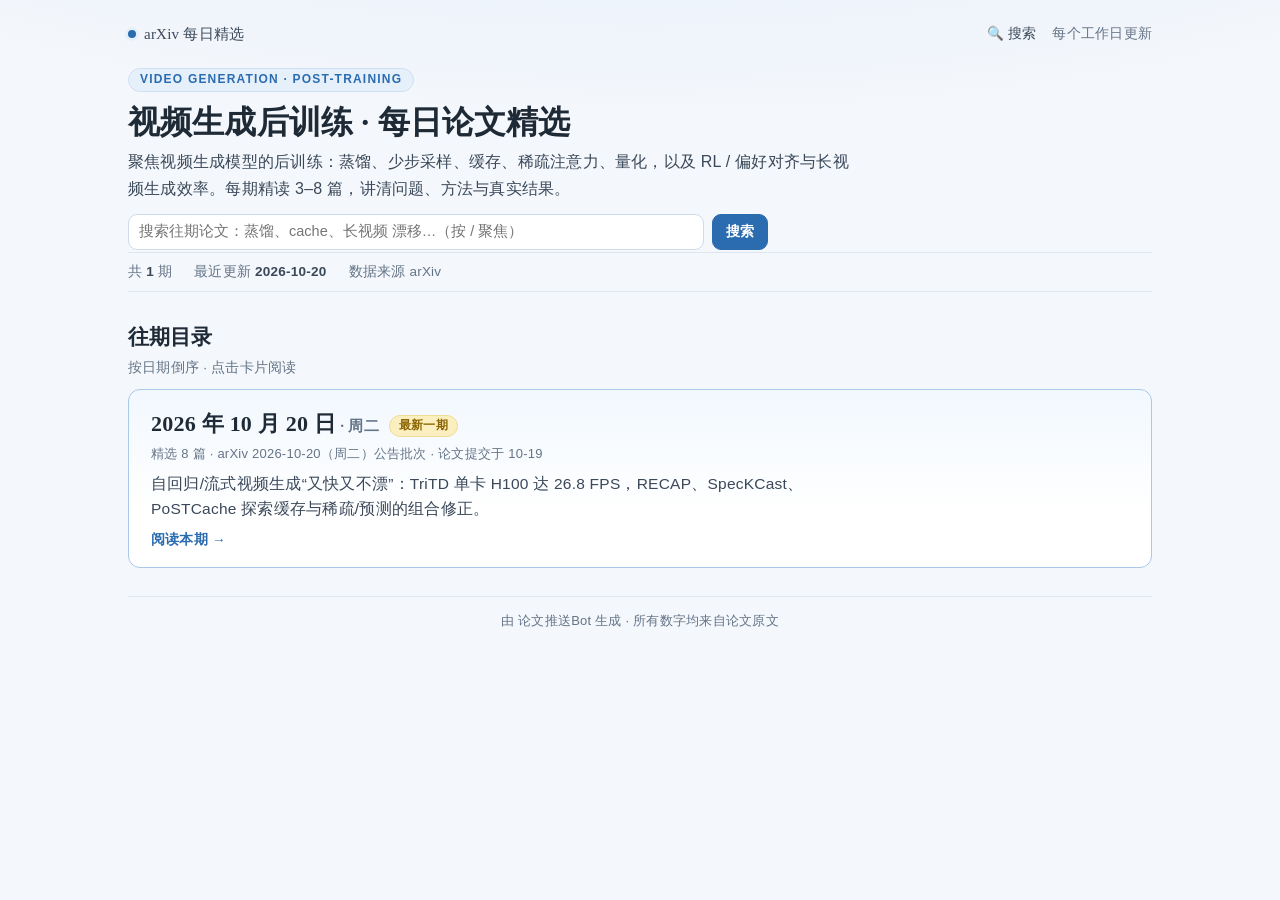
<file: index.html>
<!DOCTYPE html>
<html lang="zh-CN"><head><meta charset="utf-8"><meta name="viewport" content="width=device-width, initial-scale=1"><title>视频生成后训练 · arXiv 每日精选 · 往期目录</title><style>
/* 共享样式：Claude 风格（温和、克制、阅读感）+ 淡蓝色调；紧凑布局。由 scripts/*.py 内联进页面。 */
:root{
  --bg:#f4f7fb; --paper:#fbfcfe; --card:#ffffff;
  --ink:#1f2a37; --ink2:#3a4859; --muted:#647487; --faint:#94a3b4;
  --line:#dde5ef; --line2:#e9eff6;
  --blue:#2b6cb0; --blue-d:#1e4f86; --blue-l:#e6f0fb; --blue-ll:#f2f7fd;
  --mark-y:#fcefbf; --mark-b:#d8e8fa;
  --serif:"Tiempos Headline","Tiempos","Source Serif 4","Source Serif Pro",Georgia,"Noto Serif SC","Noto Serif CJK SC","Songti SC","STSong","SimSun",serif;
  --sans:-apple-system,BlinkMacSystemFont,"Segoe UI","PingFang SC","Hiragino Sans GB","Noto Sans SC","Noto Sans CJK SC","Microsoft YaHei","Helvetica Neue",Arial,sans-serif;
  --mono:"SF Mono","JetBrains Mono",Menlo,Consolas,"Noto Sans Mono CJK SC",monospace;
  --measure:46em;            /* 正文最大行宽，约 46 个汉字 */
}
*{box-sizing:border-box}
html{scroll-behavior:smooth;-webkit-text-size-adjust:100%}
body{margin:0;background:var(--bg);color:var(--ink);font-family:var(--sans);font-size:15.5px;line-height:1.65;letter-spacing:.015em;
  text-autospace:normal;text-spacing-trim:space-first;font-kerning:normal;min-height:100vh;
  background-image:radial-gradient(1400px 420px at 50% -180px,#e2edfb 0,rgba(226,237,251,0) 70%)}
p{margin:0 0 .55em} p:last-child{margin-bottom:0}
a{color:var(--blue);text-decoration:none;border-bottom:1px solid rgba(43,108,176,.25)}
a:hover{color:var(--blue-d);border-bottom-color:var(--blue-d)}
.wrap{max-width:1080px;margin:0 auto;padding:22px 28px 40px}
.topbar{display:flex;justify-content:space-between;align-items:center;font-size:13.5px;color:var(--muted);margin-bottom:18px}
.topbar a{border:none;color:var(--ink2)} .topbar a:hover{color:var(--blue)}
.brand{display:flex;align-items:center;gap:8px;font-family:var(--serif);font-size:15px;color:var(--ink2)}
.brand .dot{width:8px;height:8px;border-radius:50%;background:var(--blue);box-shadow:0 0 0 3px var(--blue-l)}
.eyebrow{display:inline-block;font-size:12px;font-weight:600;letter-spacing:.1em;text-transform:uppercase;color:var(--blue);background:var(--blue-l);border:1px solid #cfe0f4;border-radius:999px;padding:1px 11px}
h1,h2,h3,h4{font-family:var(--serif);font-weight:600;color:var(--ink);letter-spacing:.005em}
h1.title{font-size:32px;line-height:1.3;margin:10px 0 6px}
.lede{font-size:16px;color:var(--ink2);margin:0 0 12px;max-width:var(--measure)}
.facts{display:flex;flex-wrap:wrap;gap:4px 22px;font-size:13.5px;color:var(--muted);padding:8px 0;border-top:1px solid var(--line);border-bottom:1px solid var(--line)}
.facts b{color:var(--ink2);font-weight:600}
b,strong{font-weight:650;color:var(--ink)}
mark{background:linear-gradient(transparent 40%,var(--mark-y) 40%,var(--mark-y) 92%,transparent 92%);color:inherit;padding:0 .1em;border-radius:2px}
mark.blue{background:linear-gradient(transparent 40%,var(--mark-b) 40%,var(--mark-b) 92%,transparent 92%)}
code{font-family:var(--mono);font-size:.86em;letter-spacing:0;background:var(--blue-ll);border:1px solid var(--line2);border-radius:4px;padding:0 5px;color:var(--blue-d);white-space:normal;word-break:break-word}
.section-h{font-size:21px;margin:28px 0 2px}
.section-sub{color:var(--muted);font-size:13.5px;margin:0 0 10px}
/* 今日看点：两栏段落 */
.overview{background:var(--paper);border:1px solid var(--line);border-radius:12px;padding:14px 20px 16px;margin-top:16px}
.overview h2{font-size:18px;margin:0 0 6px}
.ov-cols{display:grid;grid-template-columns:1fr 1fr;gap:6px 28px}
.ov-cols p{margin:0}
/* 本期目录：两列网格 */
.toc{margin-top:12px;border:1px solid var(--line);border-radius:12px;background:var(--card);overflow:hidden}
.toc .toc-h{font-size:12px;letter-spacing:.1em;text-transform:uppercase;color:var(--muted);padding:7px 16px;border-bottom:1px solid var(--line2);background:var(--blue-ll)}
.toc ol{list-style:none;margin:0;padding:4px 6px;display:grid;grid-template-columns:1fr 1fr;column-gap:8px}
.toc li a{display:flex;gap:10px;align-items:baseline;padding:5px 10px;border:none;border-radius:8px;color:var(--ink)}
.toc li a:hover{background:var(--blue-ll)}
.toc .n{font-family:var(--serif);color:var(--blue);min-width:20px}
.toc .t{flex:1;font-weight:600}
.toc .k{font-size:12.5px;color:var(--muted);white-space:nowrap}
/* 论文卡片：主栏（问题/方法）+ 侧栏（设置/结果/为什么/链接） */
.paper{background:var(--card);border:1px solid var(--line);border-radius:14px;padding:18px 22px 18px;margin-top:14px;scroll-margin-top:12px}
.paper-top{display:flex;justify-content:space-between;align-items:center;gap:12px;font-size:13px;color:var(--muted)}
.paper-no{font-family:var(--serif);font-size:14px;color:var(--blue)}
.stars{color:#d9a21b;letter-spacing:1px;font-size:14px;white-space:nowrap} .stars .off{color:#dfe5ec} .stars .sc{color:var(--muted);letter-spacing:0;margin-left:4px}
.paper h3.en{font-size:21px;line-height:1.35;margin:4px 0 2px}
.paper .zh{font-size:15px;color:var(--ink2);margin:0 0 6px}
.meta{display:flex;flex-wrap:wrap;align-items:center;gap:4px 16px;font-size:13px;color:var(--muted);margin-bottom:4px}
.chips{display:flex;flex-wrap:wrap;gap:5px;margin:6px 0 2px}
.chip{font-size:12.5px;line-height:1.6;color:var(--blue-d);background:var(--blue-l);border:1px solid #d3e3f5;border-radius:999px;padding:0 10px}
.paper-body{display:grid;grid-template-columns:minmax(0,1fr) 320px;gap:22px;margin-top:10px;padding-top:10px;border-top:1px solid var(--line2)}
.main{max-width:var(--measure)}
.side{display:flex;flex-direction:column;gap:10px;font-size:14.5px;line-height:1.62}
.blk{margin-top:12px} .main .blk:first-child,.side .blk{margin-top:0}
.blk-h{display:flex;align-items:center;gap:8px;font-family:var(--serif);font-weight:600;font-size:15.5px;color:var(--ink);margin-bottom:3px}
.blk-h:before{content:"";width:3px;height:14px;border-radius:2px;background:var(--blue)}
.comp{list-style:none;padding:0;margin:6px 0 0;counter-reset:c}
.comp li{position:relative;padding:7px 12px 8px 38px;margin:6px 0;background:var(--blue-ll);border:1px solid var(--line2);border-radius:10px;counter-increment:c}
.comp li:before{content:counter(c);position:absolute;left:11px;top:9px;width:19px;height:19px;border-radius:50%;background:#fff;border:1px solid #c7dbf2;color:var(--blue);font-family:var(--serif);font-size:12px;line-height:17px;text-align:center}
.comp .cn{display:block;font-weight:650;color:var(--blue-d);margin-bottom:1px}
.side-h{font-size:12px;letter-spacing:.08em;color:var(--muted);font-weight:600;margin-bottom:2px}
.setup{color:var(--ink2);padding:8px 12px;border-left:3px solid #b8d2ee;background:#fafcff;border-radius:0 8px 8px 0}
.results{background:#fffcf2;border:1px solid #f0e4bb;border-radius:10px;padding:8px 12px}
.actions{display:flex;flex-wrap:wrap;gap:8px;margin-top:2px}
.btn{display:inline-flex;align-items:center;gap:6px;font-size:13.5px;font-weight:600;padding:4px 13px;border-radius:9px;border:1px solid var(--blue);background:var(--blue);color:#fff}
.btn:hover{background:var(--blue-d);border-color:var(--blue-d);color:#fff}
.btn.ghost{background:#fff;color:var(--blue);border-color:#bcd4ef}
.btn.ghost:hover{background:var(--blue-ll);color:var(--blue-d)}
.others{margin:4px 0 0;padding:0;list-style:none;display:grid;grid-template-columns:1fr 1fr 1fr;gap:10px}
.others li{padding:10px 14px;border:1px solid var(--line);border-radius:10px;background:var(--card);font-size:14.5px}
.others li a{font-weight:600}
.others .d{display:block;color:var(--ink2);font-size:14px;margin-top:3px}
footer{margin-top:28px;padding-top:12px;border-top:1px solid var(--line);font-size:13px;color:var(--muted);text-align:center;line-height:1.8}
/* 目录页 */
.issues{margin-top:6px;display:grid;grid-template-columns:1fr 1fr;gap:12px}
.issue{display:block;border:1px solid var(--line);background:var(--card);border-radius:12px;padding:14px 18px;color:var(--ink);transition:border-color .15s,background .15s}
.issue:hover{border-color:#b9d2ee;background:#fdfeff;color:var(--ink)}
.issue .d{font-family:var(--serif);font-weight:600;font-size:18px;color:var(--ink)}
.issue .m{font-size:13px;color:var(--muted);margin-top:1px}
.issue p{margin:6px 0 4px;color:var(--ink2);max-width:var(--measure)}
.issue .go{font-size:13.5px;font-weight:600;color:var(--blue)}
.issue.latest{grid-column:1/-1;border-color:#a9c8ea;background:linear-gradient(180deg,#f2f8fe,#fff 70%);padding:16px 22px}
.issue.latest .d{font-size:22px}
.badge{display:inline-block;vertical-align:middle;margin-left:10px;font-family:var(--sans);font-size:12px;font-weight:600;color:#8a6400;background:var(--mark-y);border:1px solid #f0dc95;border-radius:999px;padding:0 9px}
@media (max-width:900px){
  .paper-body{grid-template-columns:1fr;gap:12px}
  .others{grid-template-columns:1fr}
}
@media (max-width:640px){
  body{font-size:15.5px}
  .wrap{padding:16px 14px 36px}
  .topbar{margin-bottom:12px}
  h1.title{font-size:25px}
  .lede{font-size:15.5px}
  .ov-cols,.toc ol,.issues{grid-template-columns:1fr}
  .paper{padding:16px 14px;border-radius:12px}
  .paper h3.en{font-size:18.5px}
  .overview{padding:12px 14px}
  .comp li{padding:7px 10px 8px 36px}
  .toc .k{display:none}
  .issue,.issue.latest{padding:14px}
  .issue.latest .d{font-size:20px}
}
/* 顶部链接与搜索入口 */
.toplinks{display:flex;gap:16px}
.qs{display:flex;gap:8px;margin:12px 0 2px;max-width:640px}
.qs input{flex:1}
input[type=search],input[type=date],select{font:inherit;font-size:14.5px;color:var(--ink);background:#fff;border:1px solid #cddbeb;border-radius:9px;padding:5px 10px;outline:none}
input[type=search]:focus,input[type=date]:focus,select:focus{border-color:var(--blue);box-shadow:0 0 0 3px var(--blue-l)}
.sbox{position:relative;margin:10px 0 8px}
.sbox input{width:100%;font-size:16.5px;padding:10px 44px 10px 14px;border-radius:12px}
kbd{font-family:var(--mono);font-size:12px;color:var(--muted);border:1px solid var(--line);border-bottom-width:2px;border-radius:5px;padding:0 6px;background:#fff}
.sbox kbd{position:absolute;right:12px;top:50%;transform:translateY(-50%)}
.filters{border:1px solid var(--line);background:var(--paper);border-radius:12px;padding:8px 14px;display:flex;flex-direction:column;gap:6px;font-size:14px}
.frow{display:flex;flex-wrap:wrap;align-items:center;gap:6px}
.fl{font-size:12.5px;font-weight:600;color:var(--muted);letter-spacing:.06em;min-width:34px}
.muted{color:var(--muted)}
.chk{display:inline-flex;align-items:center;gap:4px;margin-left:14px;color:var(--ink2)}
.tagbtn{cursor:pointer;font:inherit;font-size:12.5px}
.tagbtn .cnt{color:var(--faint);font-size:11.5px}
.tagbtn.on{background:var(--blue);color:#fff;border-color:var(--blue)} .tagbtn.on .cnt{color:#d6e6fa}
.btn.sm{font-size:13px;padding:3px 11px}
button.btn{cursor:pointer;font-family:inherit}
.stat{font-size:13.5px;color:var(--muted);margin:12px 0 2px}
.exp{font-size:13px;color:var(--muted);margin-bottom:4px}
.hit{background:var(--card);border:1px solid var(--line);border-radius:12px;padding:12px 18px;margin-top:10px}
.hit.brief{background:var(--paper)}
.hit-top{display:flex;align-items:center;gap:10px;font-size:13px;color:var(--muted)}
.hit-top .stars{margin-left:auto}
.hit h3{font-size:18px;margin:2px 0 0;line-height:1.4}
.hit h3 a{border:none;color:var(--ink)} .hit h3 a:hover{color:var(--blue)}
.hit-en{font-family:var(--sans);font-weight:400;font-size:14.5px;color:var(--ink2)}
.hit-zh{font-size:14.5px;color:var(--ink2)}
.hit-meta{font-size:13px;color:var(--muted)}
.snip{font-size:14.5px;color:var(--ink2);margin:6px 0 0;max-width:var(--measure)}
.sf{display:inline-block;font-size:12px;font-weight:600;color:var(--blue);background:var(--blue-l);border-radius:5px;padding:0 6px;margin-right:6px}
.hit .actions{margin-top:8px}
.empty{padding:30px;text-align:center;color:var(--muted);border:1px dashed var(--line);border-radius:12px;margin-top:10px}
.others .ol{display:block;font-size:13px;margin-top:3px}
@media (max-width:640px){ .toplinks{gap:10px;font-size:13px} .chk{margin-left:0} .fl[style]{margin-left:0!important} }

</style></head><body>
<div class="wrap">
<div class="topbar"><span class="brand"><span class="dot"></span>arXiv 每日精选</span><span class="toplinks"><a href="search.html">🔍 搜索</a><span>每个工作日更新</span></span></div>
<span class="eyebrow">Video Generation · Post-Training</span>
<h1 class="title">视频生成后训练 · 每日论文精选</h1>
<p class="lede">聚焦视频生成模型的后训练：蒸馏、少步采样、缓存、稀疏注意力、量化，以及 RL / 偏好对齐与长视频生成效率。每期精读 3–8 篇，讲清问题、方法与真实结果。</p>
<form class="qs" action="search.html" method="get"><input type="search" name="q" placeholder="搜索往期论文：蒸馏、cache、长视频 漂移…（按 / 聚焦）" aria-label="搜索往期论文"><button class="btn" type="submit">搜索</button></form>
<div class="facts"><span>共 <b>1</b> 期</span><span>最近更新 <b>2026-10-20</b></span><span>数据来源 arXiv</span></div>
<h2 class="section-h">往期目录</h2><p class="section-sub">按日期倒序 · 点击卡片阅读</p><div class="issues">
<a class="issue latest" href="digests/2026-10-20.html"><div class="d">2026 年 10 月 20 日<span style="font-size:.7em;color:var(--muted)"> · 周二</span><span class=badge>最新一期</span></div><div class="m">精选 8 篇 · arXiv 2026-10-20（周二）公告批次 · 论文提交于 10-19</div><p>自回归/流式视频生成“又快又不漂”：TriTD 单卡 H100 达 26.8 FPS，RECAP、SpecKCast、PoSTCache 探索缓存与稀疏/预测的组合修正。</p><span class="go">阅读本期 →</span></a>
</div><script>document.addEventListener("keydown",e=>{const i=document.querySelector(".qs input");if(e.key==="/"&&document.activeElement!==i){e.preventDefault();i.focus();}});</script><footer>由 论文推送Bot 生成 · 所有数字均来自论文原文</footer></div></body></html>
</file>
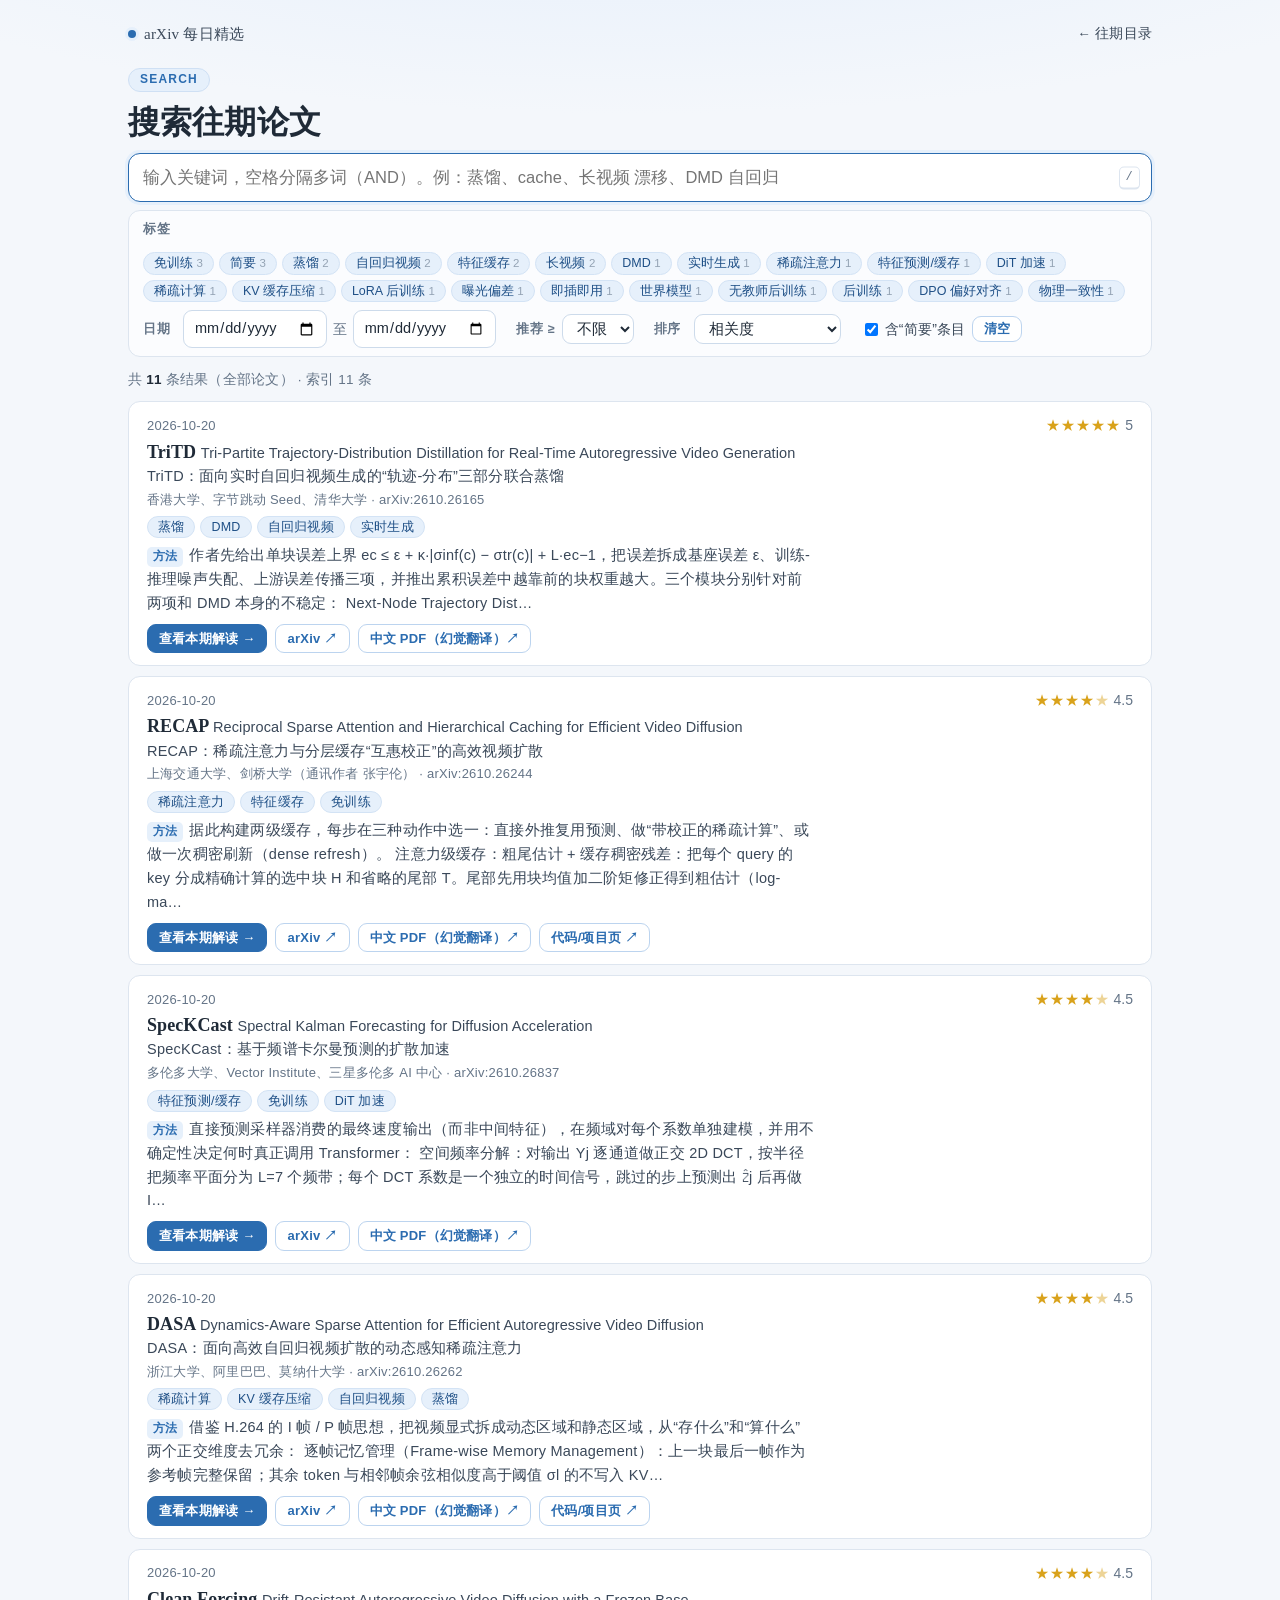
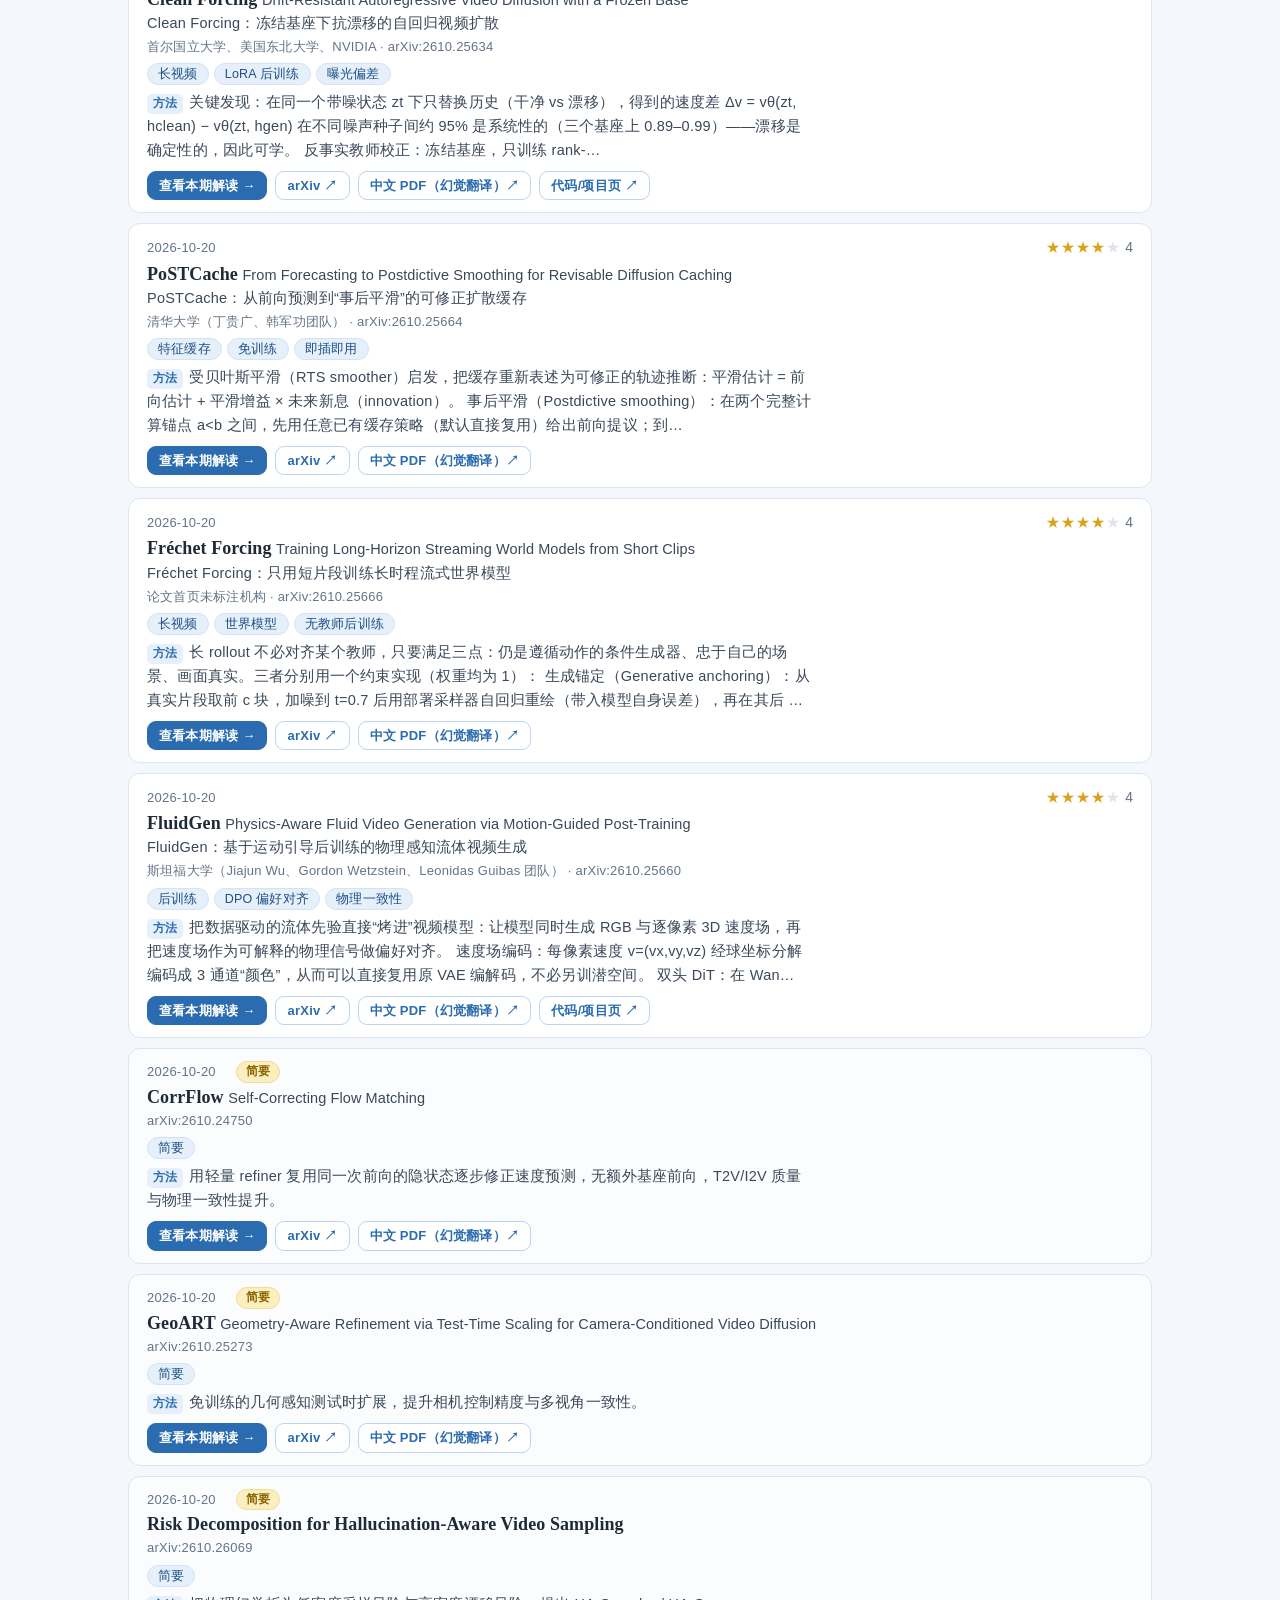
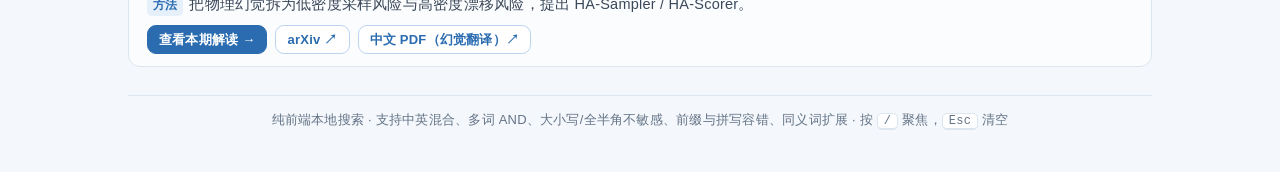
<file: search.html>
<!DOCTYPE html>
<html lang="zh-CN"><head><meta charset="utf-8"><meta name="viewport" content="width=device-width, initial-scale=1"><title>搜索往期论文 · 视频生成后训练 arXiv 每日精选</title><style>
/* 共享样式：Claude 风格（温和、克制、阅读感）+ 淡蓝色调；紧凑布局。由 scripts/*.py 内联进页面。 */
:root{
  --bg:#f4f7fb; --paper:#fbfcfe; --card:#ffffff;
  --ink:#1f2a37; --ink2:#3a4859; --muted:#647487; --faint:#94a3b4;
  --line:#dde5ef; --line2:#e9eff6;
  --blue:#2b6cb0; --blue-d:#1e4f86; --blue-l:#e6f0fb; --blue-ll:#f2f7fd;
  --mark-y:#fcefbf; --mark-b:#d8e8fa;
  --serif:"Tiempos Headline","Tiempos","Source Serif 4","Source Serif Pro",Georgia,"Noto Serif SC","Noto Serif CJK SC","Songti SC","STSong","SimSun",serif;
  --sans:-apple-system,BlinkMacSystemFont,"Segoe UI","PingFang SC","Hiragino Sans GB","Noto Sans SC","Noto Sans CJK SC","Microsoft YaHei","Helvetica Neue",Arial,sans-serif;
  --mono:"SF Mono","JetBrains Mono",Menlo,Consolas,"Noto Sans Mono CJK SC",monospace;
  --measure:46em;            /* 正文最大行宽，约 46 个汉字 */
}
*{box-sizing:border-box}
html{scroll-behavior:smooth;-webkit-text-size-adjust:100%}
body{margin:0;background:var(--bg);color:var(--ink);font-family:var(--sans);font-size:15.5px;line-height:1.65;letter-spacing:.015em;
  text-autospace:normal;text-spacing-trim:space-first;font-kerning:normal;min-height:100vh;
  background-image:radial-gradient(1400px 420px at 50% -180px,#e2edfb 0,rgba(226,237,251,0) 70%)}
p{margin:0 0 .55em} p:last-child{margin-bottom:0}
a{color:var(--blue);text-decoration:none;border-bottom:1px solid rgba(43,108,176,.25)}
a:hover{color:var(--blue-d);border-bottom-color:var(--blue-d)}
.wrap{max-width:1080px;margin:0 auto;padding:22px 28px 40px}
.topbar{display:flex;justify-content:space-between;align-items:center;font-size:13.5px;color:var(--muted);margin-bottom:18px}
.topbar a{border:none;color:var(--ink2)} .topbar a:hover{color:var(--blue)}
.brand{display:flex;align-items:center;gap:8px;font-family:var(--serif);font-size:15px;color:var(--ink2)}
.brand .dot{width:8px;height:8px;border-radius:50%;background:var(--blue);box-shadow:0 0 0 3px var(--blue-l)}
.eyebrow{display:inline-block;font-size:12px;font-weight:600;letter-spacing:.1em;text-transform:uppercase;color:var(--blue);background:var(--blue-l);border:1px solid #cfe0f4;border-radius:999px;padding:1px 11px}
h1,h2,h3,h4{font-family:var(--serif);font-weight:600;color:var(--ink);letter-spacing:.005em}
h1.title{font-size:32px;line-height:1.3;margin:10px 0 6px}
.lede{font-size:16px;color:var(--ink2);margin:0 0 12px;max-width:var(--measure)}
.facts{display:flex;flex-wrap:wrap;gap:4px 22px;font-size:13.5px;color:var(--muted);padding:8px 0;border-top:1px solid var(--line);border-bottom:1px solid var(--line)}
.facts b{color:var(--ink2);font-weight:600}
b,strong{font-weight:650;color:var(--ink)}
mark{background:linear-gradient(transparent 40%,var(--mark-y) 40%,var(--mark-y) 92%,transparent 92%);color:inherit;padding:0 .1em;border-radius:2px}
mark.blue{background:linear-gradient(transparent 40%,var(--mark-b) 40%,var(--mark-b) 92%,transparent 92%)}
code{font-family:var(--mono);font-size:.86em;letter-spacing:0;background:var(--blue-ll);border:1px solid var(--line2);border-radius:4px;padding:0 5px;color:var(--blue-d);white-space:normal;word-break:break-word}
.section-h{font-size:21px;margin:28px 0 2px}
.section-sub{color:var(--muted);font-size:13.5px;margin:0 0 10px}
/* 今日看点：两栏段落 */
.overview{background:var(--paper);border:1px solid var(--line);border-radius:12px;padding:14px 20px 16px;margin-top:16px}
.overview h2{font-size:18px;margin:0 0 6px}
.ov-cols{display:grid;grid-template-columns:1fr 1fr;gap:6px 28px}
.ov-cols p{margin:0}
/* 本期目录：两列网格 */
.toc{margin-top:12px;border:1px solid var(--line);border-radius:12px;background:var(--card);overflow:hidden}
.toc .toc-h{font-size:12px;letter-spacing:.1em;text-transform:uppercase;color:var(--muted);padding:7px 16px;border-bottom:1px solid var(--line2);background:var(--blue-ll)}
.toc ol{list-style:none;margin:0;padding:4px 6px;display:grid;grid-template-columns:1fr 1fr;column-gap:8px}
.toc li a{display:flex;gap:10px;align-items:baseline;padding:5px 10px;border:none;border-radius:8px;color:var(--ink)}
.toc li a:hover{background:var(--blue-ll)}
.toc .n{font-family:var(--serif);color:var(--blue);min-width:20px}
.toc .t{flex:1;font-weight:600}
.toc .k{font-size:12.5px;color:var(--muted);white-space:nowrap}
/* 论文卡片：主栏（问题/方法）+ 侧栏（设置/结果/为什么/链接） */
.paper{background:var(--card);border:1px solid var(--line);border-radius:14px;padding:18px 22px 18px;margin-top:14px;scroll-margin-top:12px}
.paper-top{display:flex;justify-content:space-between;align-items:center;gap:12px;font-size:13px;color:var(--muted)}
.paper-no{font-family:var(--serif);font-size:14px;color:var(--blue)}
.stars{color:#d9a21b;letter-spacing:1px;font-size:14px;white-space:nowrap} .stars .off{color:#dfe5ec} .stars .sc{color:var(--muted);letter-spacing:0;margin-left:4px}
.paper h3.en{font-size:21px;line-height:1.35;margin:4px 0 2px}
.paper .zh{font-size:15px;color:var(--ink2);margin:0 0 6px}
.meta{display:flex;flex-wrap:wrap;align-items:center;gap:4px 16px;font-size:13px;color:var(--muted);margin-bottom:4px}
.chips{display:flex;flex-wrap:wrap;gap:5px;margin:6px 0 2px}
.chip{font-size:12.5px;line-height:1.6;color:var(--blue-d);background:var(--blue-l);border:1px solid #d3e3f5;border-radius:999px;padding:0 10px}
.paper-body{display:grid;grid-template-columns:minmax(0,1fr) 320px;gap:22px;margin-top:10px;padding-top:10px;border-top:1px solid var(--line2)}
.main{max-width:var(--measure)}
.side{display:flex;flex-direction:column;gap:10px;font-size:14.5px;line-height:1.62}
.blk{margin-top:12px} .main .blk:first-child,.side .blk{margin-top:0}
.blk-h{display:flex;align-items:center;gap:8px;font-family:var(--serif);font-weight:600;font-size:15.5px;color:var(--ink);margin-bottom:3px}
.blk-h:before{content:"";width:3px;height:14px;border-radius:2px;background:var(--blue)}
.comp{list-style:none;padding:0;margin:6px 0 0;counter-reset:c}
.comp li{position:relative;padding:7px 12px 8px 38px;margin:6px 0;background:var(--blue-ll);border:1px solid var(--line2);border-radius:10px;counter-increment:c}
.comp li:before{content:counter(c);position:absolute;left:11px;top:9px;width:19px;height:19px;border-radius:50%;background:#fff;border:1px solid #c7dbf2;color:var(--blue);font-family:var(--serif);font-size:12px;line-height:17px;text-align:center}
.comp .cn{display:block;font-weight:650;color:var(--blue-d);margin-bottom:1px}
.side-h{font-size:12px;letter-spacing:.08em;color:var(--muted);font-weight:600;margin-bottom:2px}
.setup{color:var(--ink2);padding:8px 12px;border-left:3px solid #b8d2ee;background:#fafcff;border-radius:0 8px 8px 0}
.results{background:#fffcf2;border:1px solid #f0e4bb;border-radius:10px;padding:8px 12px}
.actions{display:flex;flex-wrap:wrap;gap:8px;margin-top:2px}
.btn{display:inline-flex;align-items:center;gap:6px;font-size:13.5px;font-weight:600;padding:4px 13px;border-radius:9px;border:1px solid var(--blue);background:var(--blue);color:#fff}
.btn:hover{background:var(--blue-d);border-color:var(--blue-d);color:#fff}
.btn.ghost{background:#fff;color:var(--blue);border-color:#bcd4ef}
.btn.ghost:hover{background:var(--blue-ll);color:var(--blue-d)}
.others{margin:4px 0 0;padding:0;list-style:none;display:grid;grid-template-columns:1fr 1fr 1fr;gap:10px}
.others li{padding:10px 14px;border:1px solid var(--line);border-radius:10px;background:var(--card);font-size:14.5px}
.others li a{font-weight:600}
.others .d{display:block;color:var(--ink2);font-size:14px;margin-top:3px}
footer{margin-top:28px;padding-top:12px;border-top:1px solid var(--line);font-size:13px;color:var(--muted);text-align:center;line-height:1.8}
/* 目录页 */
.issues{margin-top:6px;display:grid;grid-template-columns:1fr 1fr;gap:12px}
.issue{display:block;border:1px solid var(--line);background:var(--card);border-radius:12px;padding:14px 18px;color:var(--ink);transition:border-color .15s,background .15s}
.issue:hover{border-color:#b9d2ee;background:#fdfeff;color:var(--ink)}
.issue .d{font-family:var(--serif);font-weight:600;font-size:18px;color:var(--ink)}
.issue .m{font-size:13px;color:var(--muted);margin-top:1px}
.issue p{margin:6px 0 4px;color:var(--ink2);max-width:var(--measure)}
.issue .go{font-size:13.5px;font-weight:600;color:var(--blue)}
.issue.latest{grid-column:1/-1;border-color:#a9c8ea;background:linear-gradient(180deg,#f2f8fe,#fff 70%);padding:16px 22px}
.issue.latest .d{font-size:22px}
.badge{display:inline-block;vertical-align:middle;margin-left:10px;font-family:var(--sans);font-size:12px;font-weight:600;color:#8a6400;background:var(--mark-y);border:1px solid #f0dc95;border-radius:999px;padding:0 9px}
@media (max-width:900px){
  .paper-body{grid-template-columns:1fr;gap:12px}
  .others{grid-template-columns:1fr}
}
@media (max-width:640px){
  body{font-size:15.5px}
  .wrap{padding:16px 14px 36px}
  .topbar{margin-bottom:12px}
  h1.title{font-size:25px}
  .lede{font-size:15.5px}
  .ov-cols,.toc ol,.issues{grid-template-columns:1fr}
  .paper{padding:16px 14px;border-radius:12px}
  .paper h3.en{font-size:18.5px}
  .overview{padding:12px 14px}
  .comp li{padding:7px 10px 8px 36px}
  .toc .k{display:none}
  .issue,.issue.latest{padding:14px}
  .issue.latest .d{font-size:20px}
}
/* 顶部链接与搜索入口 */
.toplinks{display:flex;gap:16px}
.qs{display:flex;gap:8px;margin:12px 0 2px;max-width:640px}
.qs input{flex:1}
input[type=search],input[type=date],select{font:inherit;font-size:14.5px;color:var(--ink);background:#fff;border:1px solid #cddbeb;border-radius:9px;padding:5px 10px;outline:none}
input[type=search]:focus,input[type=date]:focus,select:focus{border-color:var(--blue);box-shadow:0 0 0 3px var(--blue-l)}
.sbox{position:relative;margin:10px 0 8px}
.sbox input{width:100%;font-size:16.5px;padding:10px 44px 10px 14px;border-radius:12px}
kbd{font-family:var(--mono);font-size:12px;color:var(--muted);border:1px solid var(--line);border-bottom-width:2px;border-radius:5px;padding:0 6px;background:#fff}
.sbox kbd{position:absolute;right:12px;top:50%;transform:translateY(-50%)}
.filters{border:1px solid var(--line);background:var(--paper);border-radius:12px;padding:8px 14px;display:flex;flex-direction:column;gap:6px;font-size:14px}
.frow{display:flex;flex-wrap:wrap;align-items:center;gap:6px}
.fl{font-size:12.5px;font-weight:600;color:var(--muted);letter-spacing:.06em;min-width:34px}
.muted{color:var(--muted)}
.chk{display:inline-flex;align-items:center;gap:4px;margin-left:14px;color:var(--ink2)}
.tagbtn{cursor:pointer;font:inherit;font-size:12.5px}
.tagbtn .cnt{color:var(--faint);font-size:11.5px}
.tagbtn.on{background:var(--blue);color:#fff;border-color:var(--blue)} .tagbtn.on .cnt{color:#d6e6fa}
.btn.sm{font-size:13px;padding:3px 11px}
button.btn{cursor:pointer;font-family:inherit}
.stat{font-size:13.5px;color:var(--muted);margin:12px 0 2px}
.exp{font-size:13px;color:var(--muted);margin-bottom:4px}
.hit{background:var(--card);border:1px solid var(--line);border-radius:12px;padding:12px 18px;margin-top:10px}
.hit.brief{background:var(--paper)}
.hit-top{display:flex;align-items:center;gap:10px;font-size:13px;color:var(--muted)}
.hit-top .stars{margin-left:auto}
.hit h3{font-size:18px;margin:2px 0 0;line-height:1.4}
.hit h3 a{border:none;color:var(--ink)} .hit h3 a:hover{color:var(--blue)}
.hit-en{font-family:var(--sans);font-weight:400;font-size:14.5px;color:var(--ink2)}
.hit-zh{font-size:14.5px;color:var(--ink2)}
.hit-meta{font-size:13px;color:var(--muted)}
.snip{font-size:14.5px;color:var(--ink2);margin:6px 0 0;max-width:var(--measure)}
.sf{display:inline-block;font-size:12px;font-weight:600;color:var(--blue);background:var(--blue-l);border-radius:5px;padding:0 6px;margin-right:6px}
.hit .actions{margin-top:8px}
.empty{padding:30px;text-align:center;color:var(--muted);border:1px dashed var(--line);border-radius:12px;margin-top:10px}
.others .ol{display:block;font-size:13px;margin-top:3px}
@media (max-width:640px){ .toplinks{gap:10px;font-size:13px} .chk{margin-left:0} .fl[style]{margin-left:0!important} }

</style></head><body><div class="wrap">
<div class="topbar"><span class="brand"><span class="dot"></span>arXiv 每日精选</span><span class="toplinks"><a href="index.html">← 往期目录</a></span></div>
<span class="eyebrow">Search</span>
<h1 class="title">搜索往期论文</h1>
<div class="sbox">
  <input id="q" type="search" autocomplete="off" spellcheck="false" placeholder="输入关键词，空格分隔多词（AND）。例：蒸馏、cache、长视频 漂移、DMD 自回归" aria-label="搜索">
  <kbd>/</kbd>
</div>
<div class="filters">
  <div class="frow"><span class="fl">标签</span><div id="tags" class="chips"></div></div>
  <div class="frow">
    <span class="fl">日期</span><input id="from" type="date"> <span class="muted">至</span> <input id="to" type="date">
    <span class="fl" style="margin-left:14px">推荐 ≥</span>
    <select id="minstars"><option value="0">不限</option><option value="3">3</option><option value="4">4</option><option value="4.5">4.5</option><option value="5">5</option></select>
    <span class="fl" style="margin-left:14px">排序</span>
    <select id="sort"><option value="rel">相关度</option><option value="date">日期（新→旧）</option><option value="stars">推荐指数</option></select>
    <label class="chk"><input id="brief" type="checkbox" checked> 含“简要”条目</label>
    <button id="reset" class="btn ghost sm" type="button">清空</button>
  </div>
</div>
<div id="stat" class="stat"></div>
<div id="exp" class="exp"></div>
<div id="res"></div>
<footer>纯前端本地搜索 · 支持中英混合、多词 AND、大小写/全半角不敏感、前缀与拼写容错、同义词扩展 · 按 <kbd>/</kbd> 聚焦，<kbd>Esc</kbd> 清空</footer>
</div>
<script type="application/json" id="idx">[{"id":"2610.26165","short":"TriTD","title":"TriTD: Tri-Partite Trajectory-Distribution Distillation for Real-Time Autoregressive Video Generation","zh":"TriTD：面向实时自回归视频生成的“轨迹-分布”三部分联合蒸馏","aff":"香港大学、字节跳动 Seed、清华大学","tags":["蒸馏","DMD","自回归视频","实时生成"],"date":"2026-10-20","stars":5,"problem":"自回归（AR）视频扩散按块（chunk）生成、用 KV Cache 承接历史，但 Self-Forcing 一类蒸馏方案存在两处“训练-推理不一致”：训练时每块的退出时间步随机采样，推理时却总走完整链；而且每块去噪后还要额外跑一次前向（t=0）来刷新干净的 KV Cache，4 步生成实际要 5 次 NFE。","method":"作者先给出单块误差上界 ec ≤ ε + κ·|σinf(c) − σtr(c)| + L·ec−1，把误差拆成基座误差 ε、训练-推理噪声失配、上游误差传播三项，并推出累积误差中越靠前的块权重越大。三个模块分别针对前两项和 DMD 本身的不稳定： Next-Node Trajectory Distillation（NTD）：ODE 初始化阶段不再让学生直接回归教师轨迹终点 x₀（L2），而是回归教师 ODE 轨迹上的下一个节点 xti+1，并改用对离群点更鲁棒的 L1。论文证明（Lemma 2）其回归误差下界严格更低，从而压低 ε。 Chunk-Graded Noising（CGN）：两条约束：Clean Start（第一块训练时噪声恒为 0，与推理一致）和 Sorted Noise（后续各块的起始/退出时间步单调不减，模拟推理时误差沿块累积）。模型因此学会直接用“带噪”的上下文，推理时可彻底跳过每块结束后的 KV Cache 重算，4 步即 4 NFE。 Orthogonal-Parallel DMD（OP-DMD）：标准 DMD 只沿梯度方向 r = x̂real − x̂fake 提供监督，正交子空间无约束，会产生“离轴漂移”与训练震荡。OP-DMD 把学生与教师预测之差 δ 分解为平行分量和正交分量，额外加 L1 惩罚：L = LDMD + λ⊥R(δ⊥) + λ∥R(α)，λ∥=1e-4 ≪ λ⊥=0.01。","setup":"需要训练（ODE 初始化 + DMD 蒸馏两阶段，CGN 贯穿始终）。基座 Wan2.1-1.3B（832×480，5 秒），先按 CausVid 做块因果微调；学生每块 3 帧、4 步去噪。","results":"VBench（MovieGen 前 128 条提示）质量分 83.59，为所有对比方法最高；单张 H100 吞吐 26.8 FPS（torch.compile）/ 22.2 FPS（不编译），FPS 只统计扩散主干、不含 VAE 解码。仅用 4 NFE 即超过 5 NFE 的 Self-Forcing（+1.26）和 Causal-Forcing（+0.68）。","why":"字节 Seed 出品，对 Self-Forcing / DMD 这一路自回归蒸馏做了有理论支撑、可逐项消融的系统改进；CGN“去掉额外前向”的技巧几乎零成本，值得直接借鉴。","url":"digests/2026-10-20.html#p1","arxiv":"https://arxiv.org/abs/2610.26165","hjfy":"https://hjfy.top/arxiv/2610.26165","code":"","brief":false},{"id":"2610.26244","short":"RECAP","title":"RECAP: Reciprocal Sparse Attention and Hierarchical Caching for Efficient Video Diffusion","zh":"RECAP：稀疏注意力与分层缓存“互惠校正”的高效视频扩散","aff":"上海交通大学、剑桥大学（通讯作者 张宇伦）","tags":["稀疏注意力","特征缓存","免训练"],"date":"2026-10-20","stars":4.5,"problem":"稀疏注意力（省单步内计算）和时间步缓存（省跨步计算）天然可以叠加，但叠加后稀疏预测会成为后续缓存复用的“源”，稀疏误差会被复用多步。作者实验发现：把缓存源换成稠密结果能明显降低偏差；而且相邻步的稀疏化误差方向高度一致——一次稠密校正可以服务多次稀疏计算。","method":"据此构建两级缓存，每步在三种动作中选一：直接外推复用预测、做“带校正的稀疏计算”、或做一次稠密刷新（dense refresh）。 注意力级缓存：粗尾估计 + 缓存稠密残差：把每个 query 的 key 分成精确计算的选中块 H 和省略的尾部 T。尾部先用块均值加二阶矩修正得到粗估计（log-mass 与输出）；稠密刷新时算出真实尾部与粗估计之差 dh 并缓存，之后的稀疏步用“新鲜粗估计 + 旧残差”重建，误差只取决于残差本身的变化。 漂移加权（Drift-weighted refinement）：随着复用步数增加，旧残差会过时。用当前粗统计相对刷新时的偏移（按 query 行去中心化）计算权重 at，自动减弱过时残差的作用，无需额外超参。 预测级缓存：增益拟合外推：用最近两次计算的预测估计变化率，p̂t = ps + αs(t−s)vs，增益 α 用在线累积最小二乘拟合；被校正过的稀疏预测会更新这一历史，使一次稠密刷新可以支撑多次稀疏计算和其后的复用。 误差反馈的在线调度：预测误差决定“何时算”（在固定预算 B 内自适应拉长或缩短复用间隔），稠密刷新时的校验误差决定“是否需要稠密算”，无需离线搜索调度表。","setup":"免训练，配合 FlashAttention-2、Block-Sparse Attention 与自定义 Triton 内核。评测 CogVideoX-1.5-5B、HunyuanVideo-13B、Wan2.1-1.3B（均 50 步），附录扩展到 FLUX.1-dev。","results":"HunyuanVideo 720p、5 秒生成上 3.05× 加速，保真度和速度均优于所有测试的“稀疏 + 缓存”直接组合（SVOO/DFSAttn × TeaCache/LeMiCa/NaviCache）。常规加速区间：RECAP-Quality 相对最强单一基线 PSNR +3.74 dB（CogVideoX-1.5）/ +1.42 dB（HunyuanVideo）；RECAP-Speed 加速 1.75× / 2.14×。","why":"“稀疏 × 缓存”如何正确组合是工程落地的真问题；本文给出的是有实验动机、可即插即用的方案，代码已开源。","url":"digests/2026-10-20.html#p2","arxiv":"https://arxiv.org/abs/2610.26244","hjfy":"https://hjfy.top/arxiv/2610.26244","code":"https://github.com/lyraxtg/RECAP","brief":false},{"id":"2610.26837","short":"SpecKCast","title":"SpecKCast: Spectral Kalman Forecasting for Diffusion Acceleration","zh":"SpecKCast：基于频谱卡尔曼预测的扩散加速","aff":"多伦多大学、Vector Institute、三星多伦多 AI 中心","tags":["特征预测/缓存","免训练","DiT 加速"],"date":"2026-10-20","stars":4.5,"problem":"TaylorSeer、Spectrum 等“特征预测（forecasting）”方法把输出当作一个整体、用统一规则外推，并以步序号作时间轴。但作者观察到：低频成分在前几步剧烈变化后趋稳，高频成分则在后期才快速演化；且每步实际去噪量并不均匀——跳得越多误差越大。","method":"直接预测采样器消费的最终速度输出（而非中间特征），在频域对每个系数单独建模，并用不确定性决定何时真正调用 Transformer： 空间频率分解：对输出 Yj 逐通道做正交 2D DCT，按半径把频率平面分为 L=7 个频带；每个 DCT 系数是一个独立的时间信号，跳过的步上预测出 Ẑj 后再做 IDCT 交给采样器。 分频带的去噪时间坐标：时间轴不用步序号，而用噪声调度的对数信噪比 λj，并按各频带校准的信号功率做非线性扭曲、再缩放到 [−1,1]，使坐标在该频带“活跃”时走得快、稳定时走得慢。 卡尔曼滤波跟踪：每个系数状态为（值 m，导数 ν），按 mj = mj−1 + Δ·νj−1 推进，导数以 e−Δ/τ 衰减以防长跳时过冲；计算步做卡尔曼更新，同频带共享协方差，只需维护 L 个 2×2 矩阵。 不确定性驱动调度：把各频带预测方差按系数数加权汇成标量风险 R(k)，一旦超过阈值 ε 就执行一次完整前向；ε 按目标算力预算标定。","setup":"免训练、即插即用，额外显存 <0.05 GiB。评测 FLUX.1-dev、Qwen-Image 与视频模型 Wan2.1-14B、HunyuanVideo，以 50 步为参考，H100 上测试。","results":"HunyuanVideo 14-NFE 预算下比最强基线 SeaCache PSNR 高 2.1 dB，速度 3.33×（SeaCache 2.57×）；Wan2.1-14B 各预算下 VBench Quality 均为最佳，14-NFE 时与原模型差距在 0.25 分以内。图像上最高 5.54×（FLUX）/ 6.00×（Qwen-Image），分别比最强基线高 1.1 / 2.0 dB。","why":"把“特征外推”升级为频域 + 不确定性驱动的自适应计算，思路优雅、开销极小，对任何 DiT 视频模型都可直接尝试。","url":"digests/2026-10-20.html#p3","arxiv":"https://arxiv.org/abs/2610.26837","hjfy":"https://hjfy.top/arxiv/2610.26837","code":"","brief":false},{"id":"2610.26262","short":"DASA","title":"Dynamics-Aware Sparse Attention for Efficient Autoregressive Video Diffusion","zh":"DASA：面向高效自回归视频扩散的动态感知稀疏注意力","aff":"浙江大学、阿里巴巴、莫纳什大学","tags":["稀疏计算","KV 缓存压缩","自回归视频","蒸馏"],"date":"2026-10-20","stars":4.5,"problem":"自回归视频 DiT 对所有时空区域平均分配算力和显存：滑动窗口会丢掉旧场景（回头时不一致），而背景等静态区域每块都在被重复去噪。现有加速如 TeaCache 在 4 步模型上空间有限（仅 1.18×）。","method":"借鉴 H.264 的 I 帧 / P 帧思想，把视频显式拆成动态区域和静态区域，从“存什么”和“算什么”两个正交维度去冗余： 逐帧记忆管理（Frame-wise Memory Management）：上一块最后一帧作为参考帧完整保留；其余 token 与相邻帧余弦相似度高于阈值 σl 的不写入 KV Cache。σl 随层深线性下降（深层语义稳定，保留更少）。再加静态 token 刷新：某位置连续被丢超过 τ 帧（取 τ=4）就强制写入，防止背景细节和光照变化“陈旧化”。 区域级计算分配（Motion-aware early exit）：当前块第一步去噪得到的 X̂C 与上一块在 w×w 局部窗口内做匹配（能跟踪运动物体，复杂度对序列长度线性）；最大相似度超过 γ（取 0.92）的 token 直接早退，复制上一块的对齐 token，只有动态 token 继续后续去噪。 动态引导蒸馏（Dynamics-Guided Distillation）：把上述机制放进训练后，模型会“偷懒”倾向于复制历史、动作变僵（static bias）。作者在 DMD 损失上按真实视频的时间相似度构造逐 token 权重，运动越大的区域损失放大越多，迫使模型学会生成真实动态。","setup":"推理机制可直接使用，另有轻量蒸馏微调。集成到 Self-Forcing 与 LongLive，覆盖 5 秒、30 秒长视频以及 720P/1080P 高分辨率生成，H100 测试。","results":"5 秒视频 1.53×（TeaCache 仅 1.18×）；30 秒长视频最高 1.45×；加速随分辨率增大，1080P 下最高 2.16×。加入动态引导蒸馏后吞吐达 27.58 FPS（1.50×）且语义分最高。已被 NeurIPS 2026 接收。","why":"同时针对长视频自回归的算力与显存两大瓶颈，“只算会动的地方”直觉清晰，且与 TeaCache 等缓存方法正交可叠加。","url":"digests/2026-10-20.html#p4","arxiv":"https://arxiv.org/abs/2610.26262","hjfy":"https://hjfy.top/arxiv/2610.26262","code":"https://yuanyu0.github.io/DASA/","brief":false},{"id":"2610.25634","short":"Clean Forcing","title":"Clean Forcing: Drift-Resistant Autoregressive Video Diffusion with a Frozen Base","zh":"Clean Forcing：冻结基座下抗漂移的自回归视频扩散","aff":"首尔国立大学、美国东北大学、NVIDIA","tags":["长视频","LoRA 后训练","曝光偏差"],"date":"2026-10-20","stars":4.5,"problem":"自回归视频在干净历史上训练、却以自己生成的有误差历史为条件推理（曝光偏差，exposure bias），几秒后就会漂移到过饱和、无纹理。现有方案要么重训基座（最强结果用 13.6 万段视频、16×H100），要么是推理时启发式修正、在 50 秒尺度上并不可靠。","method":"关键发现：在同一个带噪状态 zt 下只替换历史（干净 vs 漂移），得到的速度差 Δv = vθ(zt, hclean) − vθ(zt, hgen) 在不同噪声种子间约 95% 是系统性的（三个基座上 0.89–0.99）——漂移是确定性的，因此可学。 反事实教师校正：冻结基座，只训练 rank-16 LoRA（自注意力投影上，5.9M 参数，约基座 0.4%）：学生在漂移历史下的速度去拟合冻结教师在干净历史下的速度，损失按原始漂移幅度归一化；LoRA B 矩阵零初始化，起点与基座完全一致。 闭环训练：DAgger 聚合：开启校正器后重新生成训练对并加入数据池，让校正器见到自己 rollout 时真正会遇到的状态，缓解协变量偏移。 漂移收缩（Drift contraction）：由校正后的速度估计 x̂₀ 并保留梯度接入历史，在下一块上计算归一化速度差（λcon=0.5），直接惩罚“这一步提交的预测对下一块造成的漂移”。 自教学，无需真实视频：干净历史可以由同一模型在双向单次生成模式下自己产生，所以只需提示词；也可用少量真实片段（40 段就够）。","setup":"需要训练（约 1 个 GPU 日），LoRA 可合并进权重，推理零额外开销。主实验基座为轻度因果化的 Wan2.1-1.3B，并验证 Causal-Forcing 基座及 10 倍大的 Wan2.1-T2V-14B。","results":"50 秒文生视频（128 条 MovieGen 提示）Δ-drift 从 +11.3 降到 +1.65（无真实视频）、−0.16（40 段真实视频），优于已发表最佳 +3.57，数据量少 150 倍以上；14B 基座上消除 94% 漂移。用户研究中 +real 版本相对基座胜率 93.0%、相对 Self Forcing 83.9%。","why":"极低成本的长视频后训练：不动基座、几乎不要数据、不增加推理成本，性价比极高，可直接套用到已发布的 AR 视频模型。","url":"digests/2026-10-20.html#p5","arxiv":"https://arxiv.org/abs/2610.25634","hjfy":"https://hjfy.top/arxiv/2610.25634","code":"https://clean-forcing.github.io/","brief":false},{"id":"2610.25664","short":"PoSTCache","title":"PoSTCache: From Forecasting to Postdictive Smoothing for Revisable Diffusion Caching","zh":"PoSTCache：从前向预测到“事后平滑”的可修正扩散缓存","aff":"清华大学（丁贵广、韩军功团队）","tags":["特征缓存","免训练","即插即用"],"date":"2026-10-20","stars":4,"problem":"现有缓存加速都是“只向前”的：被跳过步的近似一旦写入采样轨迹就不再修改，误差沿后续步累积；而后面的完整计算步其实揭示了关于这些误差的新信息，却只被用来指导之后的采样。","method":"受贝叶斯平滑（RTS smoother）启发，把缓存重新表述为可修正的轨迹推断：平滑估计 = 前向估计 + 平滑增益 × 未来新息（innovation）。 事后平滑（Postdictive smoothing）：在两个完整计算锚点 a<b 之间，先用任意已有缓存策略（默认直接复用）给出前向提议；到 b 时用真实预测与其提议之差 rb 作为新息，按 ûk = ũk + wk·rb 反向修正中间各步，增益 w 随相对位置从 0 线性增至 1。实验显示这种简单增益保留了 oracle 标量增益 96–97% 的可解释误差。 轨迹重积分：只修正预测还不够，再用原采样器从锚点 a 起把修正后的预测重新积分一遍；只涉及廉价的求解器运算，不增加网络前向。 后验方差缩减锚点选择（PVR）：作者发现“局部误差最大的步”并不是最有校正价值的锚点（两者 Spearman 相关为负）。于是离线采集完整轨迹估计跨时间步协方差核 K，在给定预算下贪心选择使加权轨迹后验方差下降最多的锚点。","setup":"免训练、即插即用，可叠加在 MagCache、DiCache 等缓存方法之上。评测 FLUX.1-dev、Qwen-Image-2512，视频模型 Wan 2.1-1.3B、CogVideoX-2B、OpenSora 1.2。","results":"在可比或更高加速比下持续提升重建保真度（PSNR/SSIM/LPIPS），并保持有竞争力的 VBench 质量；论文正文未给出单一的视频加速倍数总结，故此处不列具体数字。消融显示平滑与 PVR 各自有效、组合最佳。","why":"视角新颖——从“预测未来”转到“用未来修正过去”，作为通用后处理可叠加在任意缓存方法上，与 SpecKCast 对照阅读很有启发。","url":"digests/2026-10-20.html#p6","arxiv":"https://arxiv.org/abs/2610.25664","hjfy":"https://hjfy.top/arxiv/2610.25664","code":"","brief":false},{"id":"2610.25666","short":"Fréchet Forcing","title":"Fréchet Forcing: Training Long-Horizon Streaming World Models from Short Clips","zh":"Fréchet Forcing：只用短片段训练长时程流式世界模型","aff":"论文首页未标注机构","tags":["长视频","世界模型","无教师后训练"],"date":"2026-10-20","stars":4,"problem":"动作条件的流式世界模型只在短片段上训练，rollout 超出训练长度就会漂移。常用的 DMD 自 rollout 训练依赖教师：外部视频模型不懂动作，而模型自己的预训练网络又和学生一样会漂移。","method":"长 rollout 不必对齐某个教师，只要满足三点：仍是遵循动作的条件生成器、忠于自己的场景、画面真实。三者分别用一个约束实现（权重均为 1）： 生成锚定（Generative anchoring）：从真实片段取前 c 块，加噪到 t=0.7 后用部署采样器自回归重绘（带入模型自身误差），再在其后 4 个真实块上施加 flow-matching 损失。关键细节：历史最后一块必须换回真实数据，否则模型会学成在块边界“重画场景”，产生块级闪烁。 上下文保真（Context fidelity）：让模型用部署采样器自由 rollout，对潜变量的逐通道均值/标准差（相邻两帧拼接以捕捉时间变化）减去该片段自身真值均值，再与真实视频计算 Fréchet 距离——把“群体统计”变为“逐片段条件”，防止塌缩到数据集平均外观。 真实性匹配（Reality matching）：把最后若干块解码到像素，用冻结的 DINOv2 ViT-B/14 CLS 特征与真实帧（经同一 VAE 重建）计算 Fréchet 距离，排除变暗、发白、周期平铺等退化解。 工程细节：Fréchet 距离的一、二阶矩用 EMA 维护以扩大有效样本；损失写成 FD / sg(FD)，梯度等价于 ∇log FD，各项量纲自动对齐；只对最后 K 步保留梯度，历史以 detach 方式进入 KV Cache。","setup":"需要微调，但不需要教师、在线判别器或长视频。基座 MiniWorld-1B（在 253 帧片段上预训练），在 381 帧片段上微调，最多 36 GPU 小时；任务覆盖 DROID 机器人操作与 Sekai 相机控制探索。","results":"微调后 rollout 在 4,000 帧以上保持稳定并持续遵循动作；DROID 上相对正反向回放的 PSNR 到第 4,000 帧仍 >21 dB，基座仅 8.9 dB。","why":"为 Self-Forcing 类长视频后训练提供了不依赖教师的新范式，训练成本低，对世界模型、交互式视频生成方向尤其有参考价值。","url":"digests/2026-10-20.html#p7","arxiv":"https://arxiv.org/abs/2610.25666","hjfy":"https://hjfy.top/arxiv/2610.25666","code":"","brief":false},{"id":"2610.25660","short":"FluidGen","title":"FluidGen: Physics-Aware Fluid Video Generation via Motion-Guided Post-Training","zh":"FluidGen：基于运动引导后训练的物理感知流体视频生成","aff":"斯坦福大学（Jiajun Wu、Gordon Wetzstein、Leonidas Guibas 团队）","tags":["后训练","DPO 偏好对齐","物理一致性"],"date":"2026-10-20","stars":4,"problem":"视频生成模型在烟、火、爆炸碎片等流体现象上系统性失败：缺乏连贯的涡旋结构、动态塌缩得平淡；传统求解器虽物理准确，却需要完整 3D 场景和精调参数，无法用于任意图像输入。","method":"把数据驱动的流体先验直接“烤进”视频模型：让模型同时生成 RGB 与逐像素 3D 速度场，再把速度场作为可解释的物理信号做偏好对齐。 速度场编码：每像素速度 v=(vx,vy,vz) 经球坐标分解编码成 3 通道“颜色”，从而可以直接复用原 VAE 编解码，不必另训潜空间。 双头 DiT：在 Wan 14B 图生视频 DiT 上把 patch embedding 输入从 16+K 扩到 16+16+K 通道、输出头从 16 扩到 32 通道，新增部分零初始化，起点即原模型；RGB 与速度共享同一去噪器、沿同一轨迹采样，保证两者因果一致。 阶段一：联合监督微调：在 Houdini 仿真（烟/火/爆炸 + 真值欧拉速度场）与真实流体视频混合数据上做联合 flow-matching；对无速度标注的真实视频按通道掩码只监督 RGB。 阶段二：速度感知 DPO：由 13 个分量组成的物理奖励（方向多样性、时间连贯、涡量/Q 准则、Kolmogorov 惯性区等，多数直接由预测速度场计算）为每个输入的 4 个样本打分，取最高/最低构成偏好对，按 Flow-DPO 目标用 LoRA 训练，参考模型即关闭 LoRA 的自身。","setup":"需要训练（SFT + DPO 两阶段）。基座 Wan2.1-I2V-14B。","results":"阶段一相对基座：PSNR 22.50 → 31.52，FVD 569.7 → 192.1，VBench 主体一致性 0.8929 → 0.9383。DPO 后 FluidNexus 指标与仅微调持平，成像质量显著提升、美学略升，主体一致性小幅下降（0.9383 → 0.9350），作者解释为奖励偏好更强湍流。","why":"“辅助物理信号 → 奖励 → DPO”是视频偏好对齐的好范例：奖励直接来自模型自身输出，无需外部光流或仿真器；生成的速度场还能导回 Houdini 使用。","url":"digests/2026-10-20.html#p8","arxiv":"https://arxiv.org/abs/2610.25660","hjfy":"https://hjfy.top/arxiv/2610.25660","code":"https://y-zheng18.github.io/FluidGen/","brief":false},{"id":"2610.24750","short":"CorrFlow","title":"CorrFlow: Self-Correcting Flow Matching","zh":"","aff":"","tags":["简要"],"date":"2026-10-20","stars":0,"problem":"","method":"用轻量 refiner 复用同一次前向的隐状态逐步修正速度预测，无额外基座前向，T2V/I2V 质量与物理一致性提升。","setup":"","results":"","why":"","url":"digests/2026-10-20.html#others","arxiv":"https://arxiv.org/abs/2610.24750","hjfy":"https://hjfy.top/arxiv/2610.24750","code":"","brief":true},{"id":"2610.25273","short":"GeoART","title":"GeoART: Geometry-Aware Refinement via Test-Time Scaling for Camera-Conditioned Video Diffusion","zh":"","aff":"","tags":["简要"],"date":"2026-10-20","stars":0,"problem":"","method":"免训练的几何感知测试时扩展，提升相机控制精度与多视角一致性。","setup":"","results":"","why":"","url":"digests/2026-10-20.html#others","arxiv":"https://arxiv.org/abs/2610.25273","hjfy":"https://hjfy.top/arxiv/2610.25273","code":"","brief":true},{"id":"2610.26069","short":"Risk Decomposition for Hallucination-Aware Video Sampling","title":"Risk Decomposition for Hallucination-Aware Video Sampling","zh":"","aff":"","tags":["简要"],"date":"2026-10-20","stars":0,"problem":"","method":"把物理幻觉拆为低密度采样风险与高密度漂移风险，提出 HA-Sampler / HA-Scorer。","setup":"","results":"","why":"","url":"digests/2026-10-20.html#others","arxiv":"https://arxiv.org/abs/2610.26069","hjfy":"https://hjfy.top/arxiv/2610.26069","code":"","brief":true}]</script>
<script>
(function(){
const DOCS = JSON.parse(document.getElementById('idx').textContent);
// 同义词组（规范化后比较）；查询词命中组内任一词（或其前缀）即扩展为整组
const SYN = [
 ["蒸馏","distillation","distill","dmd","consistency model","一致性模型","lcm","少步","few-step","few step","单步蒸馏","one-step","step distillation"],
 ["加速","acceleration","accelerate","speedup","speed-up","efficient","efficiency","高效","提速","实时","real-time","fps"],
 ["缓存","cache","caching","kv cache","kv-cache","teacache","特征缓存","复用","reuse"],
 ["稀疏注意力","sparse attention","sparse","稀疏","sparsity","sparse-linear","linear attention","线性注意力"],
 ["量化","quantization","quantize","int8","fp8","low-bit","低比特"],
 ["剪枝","pruning","prune","token","压缩","compression","token merging"],
 ["强化学习","rl","reinforcement","grpo","ppo","dpo","reward","奖励","偏好","preference","偏好对齐","preference alignment","rlhf"],
 ["长视频","long video","long-horizon","长时程","drift","漂移","exposure bias","曝光偏差","streaming","流式"],
 ["自回归","autoregressive","ar","forcing","self-forcing","causal","因果","chunk-wise","streaming"],
 ["预测","forecasting","forecast","extrapolation","外推","kalman","卡尔曼"],
 ["免训练","training-free","training free","plug-and-play","即插即用"],
 ["微调","fine-tuning","finetune","fine-tune","lora","sft","后训练","post-training"],
 ["世界模型","world model","world models","action-conditioned","交互"],
 ["物理","physics","physical","流体","fluid"]
];
const W = {short:10,title:8,zh:8,tags:7,method:4,problem:2.5,results:2.5,setup:1.5,why:1,aff:2,id:6};
const FIELDS = Object.keys(W);
const norm = s => (s||'').normalize('NFKC').toLowerCase().replace(/[\u2010-\u2015]/g,'-');
const esc = s => s.replace(/[&<>"]/g,c=>({'&':'&amp;','<':'&lt;','>':'&gt;','"':'&quot;'}[c]));
const isLatin = t => /^[a-z0-9.\-+×]+$/.test(t);
// 预处理
DOCS.forEach(d=>{ d._n={}; d._w={}; FIELDS.forEach(f=>{ const v = f==='tags'? d.tags.join(' ') : d[f]; d._n[f]=norm(v); d._w[f]=d._n[f].split(/[^a-z0-9\-]+/).filter(x=>x.length>2); }); });
const SYNN = SYN.map(g=>g.map(norm));
function lev1(a,b){ // 编辑距离 ≤1
  if(Math.abs(a.length-b.length)>1) return false; let i=0,j=0,e=0;
  while(i<a.length&&j<b.length){ if(a[i]===b[j]){i++;j++;continue;} if(++e>1) return false;
    if(a.length>b.length) i++; else if(a.length<b.length) j++; else {i++;j++;} }
  return e+(a.length-i)+(b.length-j)<=1;
}
function expand(t){
  const alts=[{s:t,w:1}]; const seen=new Set([t]);
  SYNN.forEach(g=>{ if(g.some(x=>x===t || (t.length>=2 && x.startsWith(t) && !isLatin(t)) || (isLatin(t)&&t.length>=4&&x.startsWith(t)))) g.forEach(x=>{ if(!seen.has(x)){seen.add(x); alts.push({s:x,w:.7});} }); });
  return alts;
}
function scoreTerm(d,alts,hits){
  let best=0;
  for(const f of FIELDS){
    const v=d._n[f]; if(!v) continue;
    for(const a of alts){
      let m=0; const shortLatin = isLatin(a.s) && a.s.length<=3;
      if(shortLatin){ if(new RegExp('(^|[^a-z0-9])'+a.s.replace(/[.*+?^${}()|[\]\\]/g,'\\$&')+'([^a-z]|$)').test(v)) m=1; }
      else if(v.includes(a.s)) m=1;
      else if(isLatin(a.s) && a.s.length>=4){ if(d._w[f].some(w=>w.startsWith(a.s))) m=.8; else if(a.s.length>=5 && d._w[f].some(w=>lev1(w,a.s))) { m=.5; d._w[f].forEach(w=>{ if(lev1(w,a.s)) hits.add(w); }); } }
      if(m){ hits.add(a.s); best += W[f]*m*a.w; }
    }
  }
  return best;
}
// UI
const $=id=>document.getElementById(id);
const q=$('q'), res=$('res'), stat=$('stat'), exp=$('exp');
const allTags=[...new Set(DOCS.flatMap(d=>d.tags))];
const counts={}; DOCS.forEach(d=>d.tags.forEach(t=>counts[t]=(counts[t]||0)+1));
allTags.sort((a,b)=>counts[b]-counts[a]);
const selTags=new Set();
$('tags').innerHTML=allTags.map(t=>`<button type="button" class="chip tagbtn" data-t="${esc(t)}">${esc(t)} <span class="cnt">${counts[t]}</span></button>`).join('');
$('tags').addEventListener('click',e=>{const b=e.target.closest('.tagbtn'); if(!b) return; const t=b.dataset.t; selTags.has(t)?selTags.delete(t):selTags.add(t); b.classList.toggle('on'); run();});
function hl(text,hits){
  if(!text) return ''; const terms=[...hits].filter(x=>x&&x!=='×').sort((a,b)=>b.length-a.length);
  const n=norm(text); if(!terms.length) return esc(text);
  // 在规范化文本上找区间，映射回原文（NFKC 对绝大多数字符等长；不等长时退化为不高亮）
  if(n.length!==text.length) return esc(text);
  const marks=new Array(text.length).fill(false);
  terms.forEach(t=>{ let i=0; while((i=n.indexOf(t,i))>=0){ for(let k=i;k<i+t.length;k++) marks[k]=true; i+=t.length; } });
  let out='',on=false; for(let i=0;i<text.length;i++){ if(marks[i]&&!on){out+='<mark>';on=true;} if(!marks[i]&&on){out+='</mark>';on=false;} out+=esc(text[i]); } if(on) out+='</mark>'; return out;
}
function snippet(d,hits){
  const fs=['method','problem','results','setup','why'];
  const terms=[...hits].sort((a,b)=>b.length-a.length);
  for(const f of fs){ const v=d[f]; if(!v) continue; const n=norm(v); for(const t of terms){ const i=n.indexOf(t); if(i>=0){ const s=Math.max(0,i-50), e=Math.min(v.length,i+t.length+110); return {f, html:(s>0?'…':'')+hl(v.slice(s,e),hits)+(e<v.length?'…':'')}; } } }
  const v=d.method||d.problem||''; return {f:'method', html:hl(v.slice(0,150),hits)+(v.length>150?'…':'')};
}
const FN={method:'方法',problem:'问题',results:'结果',setup:'设置',why:'推荐理由'};
function stars(s){ if(!s) return ''; const f=Math.floor(s), h=s-f>=.5; return '<span class="stars">'+'★'.repeat(f)+(h?'<span style="opacity:.45">★</span>':'')+'<span class="off">'+'★'.repeat(5-f-(h?1:0))+'</span><span class="sc">'+s+'</span></span>'; }
function run(push=true){
  const raw=q.value.trim(); const terms=norm(raw).split(/\s+/).filter(Boolean);
  const from=$('from').value, to=$('to').value, ms=parseFloat($('minstars').value), sort=$('sort').value, brief=$('brief').checked;
  const expanded=terms.map(expand);
  exp.innerHTML = terms.length && expanded.some(a=>a.length>1) ? '同义扩展：'+expanded.map((a,i)=>`<b>${esc(terms[i])}</b>${a.length>1?' → '+a.slice(1,7).map(x=>esc(x.s)).join(' / ')+(a.length>7?' …':''):''}`).join('　') : '';
  let out=[];
  for(const d of DOCS){
    if(!brief && d.brief) continue;
    if(from && d.date<from) continue; if(to && d.date>to) continue;
    if(ms && (d.stars||0)<ms) continue;
    if(selTags.size && !d.tags.some(t=>selTags.has(t))) continue;
    const hits=new Set(); let sc=0, ok=true;
    for(const alts of expanded){ const s=scoreTerm(d,alts,hits); if(!s){ok=false;break;} sc+=s; }
    if(!ok) continue;
    if(d.brief) sc*=.6;
    out.push({d,sc,hits});
  }
  const by={rel:(a,b)=>b.sc-a.sc||b.d.date.localeCompare(a.d.date), date:(a,b)=>b.d.date.localeCompare(a.d.date)||b.sc-a.sc, stars:(a,b)=>(b.d.stars-a.d.stars)||b.sc-a.sc};
  out.sort(terms.length?by[sort]:(sort==='stars'?by.stars:by.date));
  stat.innerHTML = `共 <b>${out.length}</b> 条结果` + (terms.length?`（关键词：${terms.map(esc).join(' + ')}）`:'（全部论文）') + ` · 索引 ${DOCS.length} 条`;
  res.innerHTML = out.length ? out.map(({d,hits})=>{ const sn=snippet(d,hits); return `<article class="hit${d.brief?' brief':''}">
   <div class="hit-top"><span class="hit-date">${d.date}</span>${d.brief?'<span class="badge">简要</span>':''}${stars(d.stars)}</div>
   <h3><a href="${d.url}">${hl(d.short,hits)}</a>${d.short!==d.title?` <span class="hit-en">${hl(d.title.replace(d.short+':','').replace(/^\s*/,''),hits)}</span>`:''}</h3>
   ${d.zh?`<div class="hit-zh">${hl(d.zh,hits)}</div>`:''}
   <div class="hit-meta">${d.aff?esc(d.aff)+' · ':''}arXiv:${d.id}</div>
   <div class="chips">${d.tags.map(t=>`<span class="chip">${hl(t,hits)}</span>`).join('')}</div>
   <p class="snip"><span class="sf">${FN[sn.f]}</span>${sn.html}</p>
   <div class="actions"><a class="btn sm" href="${d.url}">查看本期解读 →</a><a class="btn ghost sm" href="${d.arxiv}" target="_blank" rel="noopener">arXiv ↗</a><a class="btn ghost sm" href="${d.hjfy}" target="_blank" rel="noopener">中文 PDF（幻觉翻译）↗</a>${d.code?`<a class="btn ghost sm" href="${d.code}" target="_blank" rel="noopener">代码/项目页 ↗</a>`:''}</div>
  </article>`; }).join('') : '<div class="empty">没有找到结果。试试更少的关键词、英文/中文同义词，或清空筛选。</div>';
  if(push){ const u=new URL(location.href); raw?u.searchParams.set('q',raw):u.searchParams.delete('q'); history.replaceState(null,'',u); }
}
let tm; q.addEventListener('input',()=>{clearTimeout(tm); tm=setTimeout(run,80);});
['from','to','minstars','sort','brief'].forEach(id=>$(id).addEventListener('change',()=>run()));
$('reset').onclick=()=>{q.value='';$('from').value='';$('to').value='';$('minstars').value='0';$('sort').value='rel';$('brief').checked=true;selTags.clear();document.querySelectorAll('.tagbtn.on').forEach(b=>b.classList.remove('on'));run();q.focus();};
document.addEventListener('keydown',e=>{ if(e.key==='/' && document.activeElement!==q && !/input|select|textarea/i.test(document.activeElement.tagName)){e.preventDefault();q.focus();q.select();} if(e.key==='Escape' && document.activeElement===q){q.value='';run();} });
const p=new URLSearchParams(location.search); if(p.get('q')) q.value=p.get('q');
run(false); if(!p.get('q')) q.focus();
})();
</script>
</body></html>
</file>
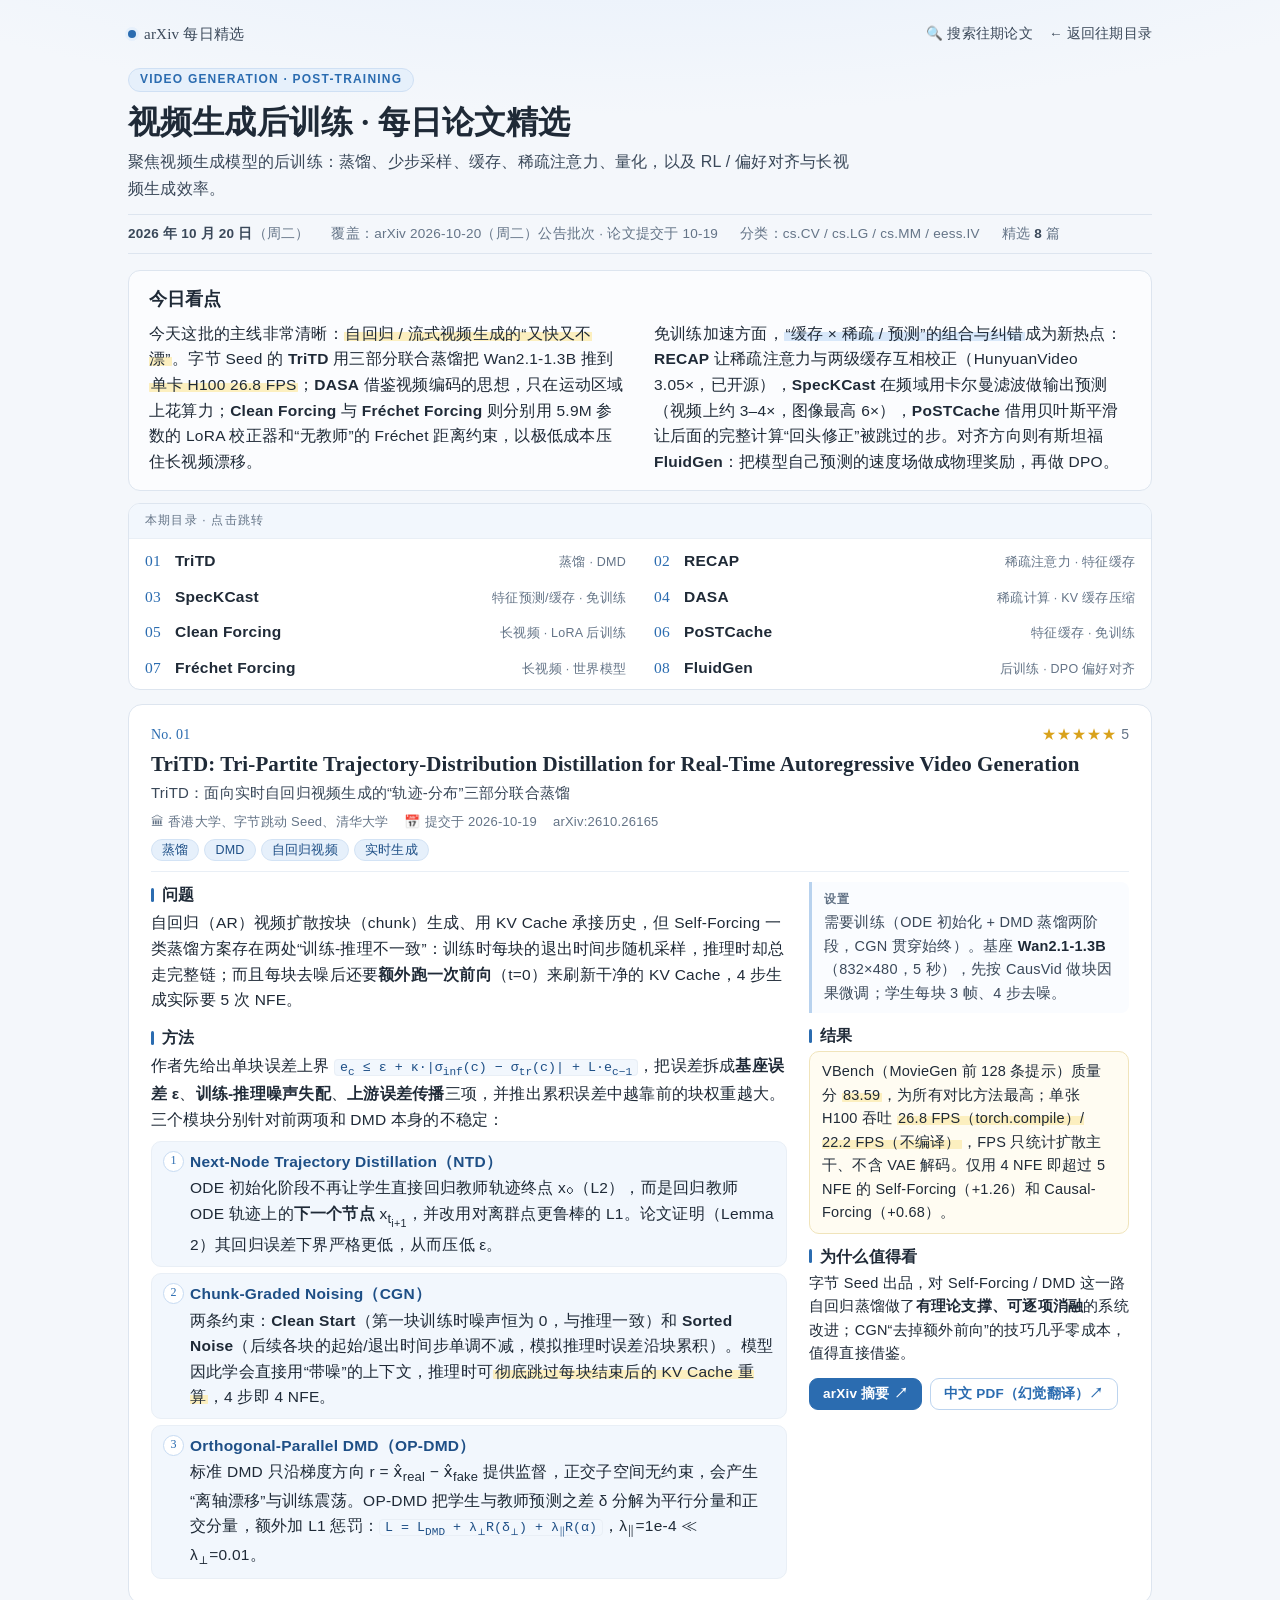
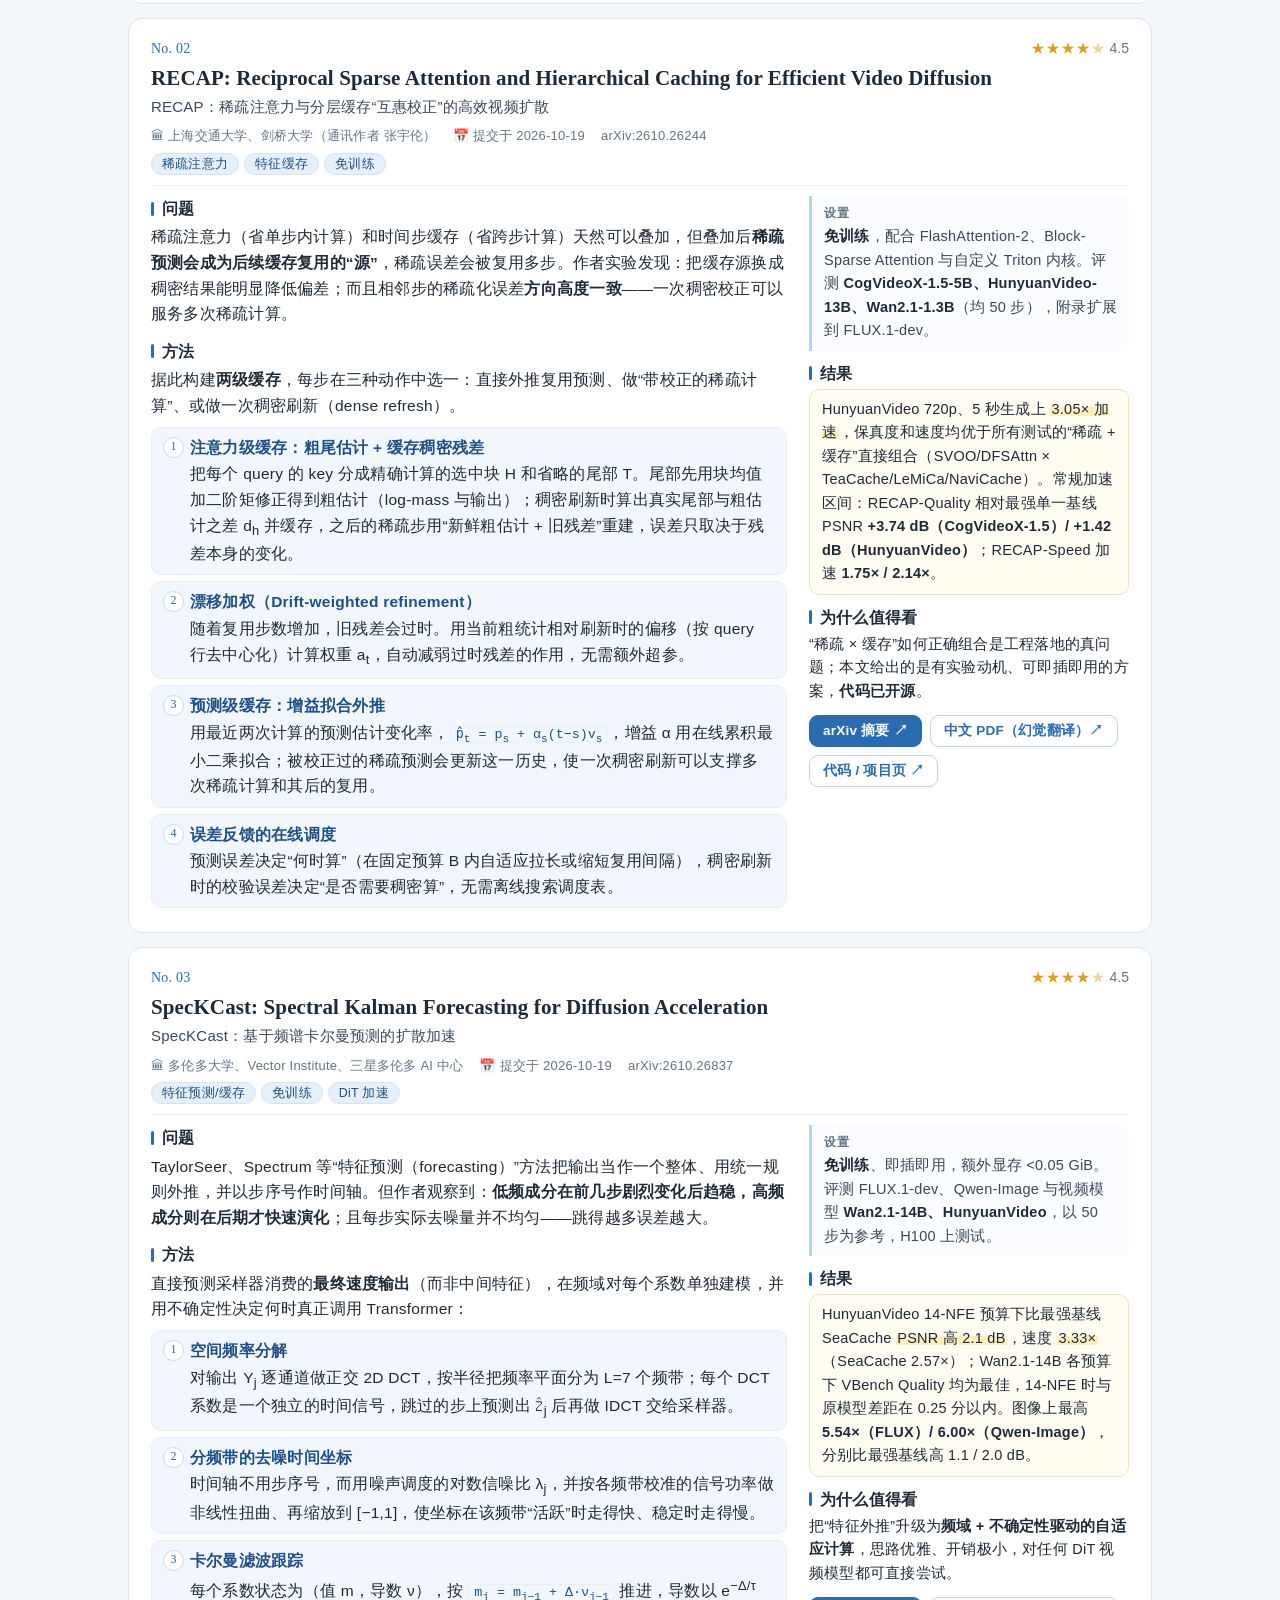
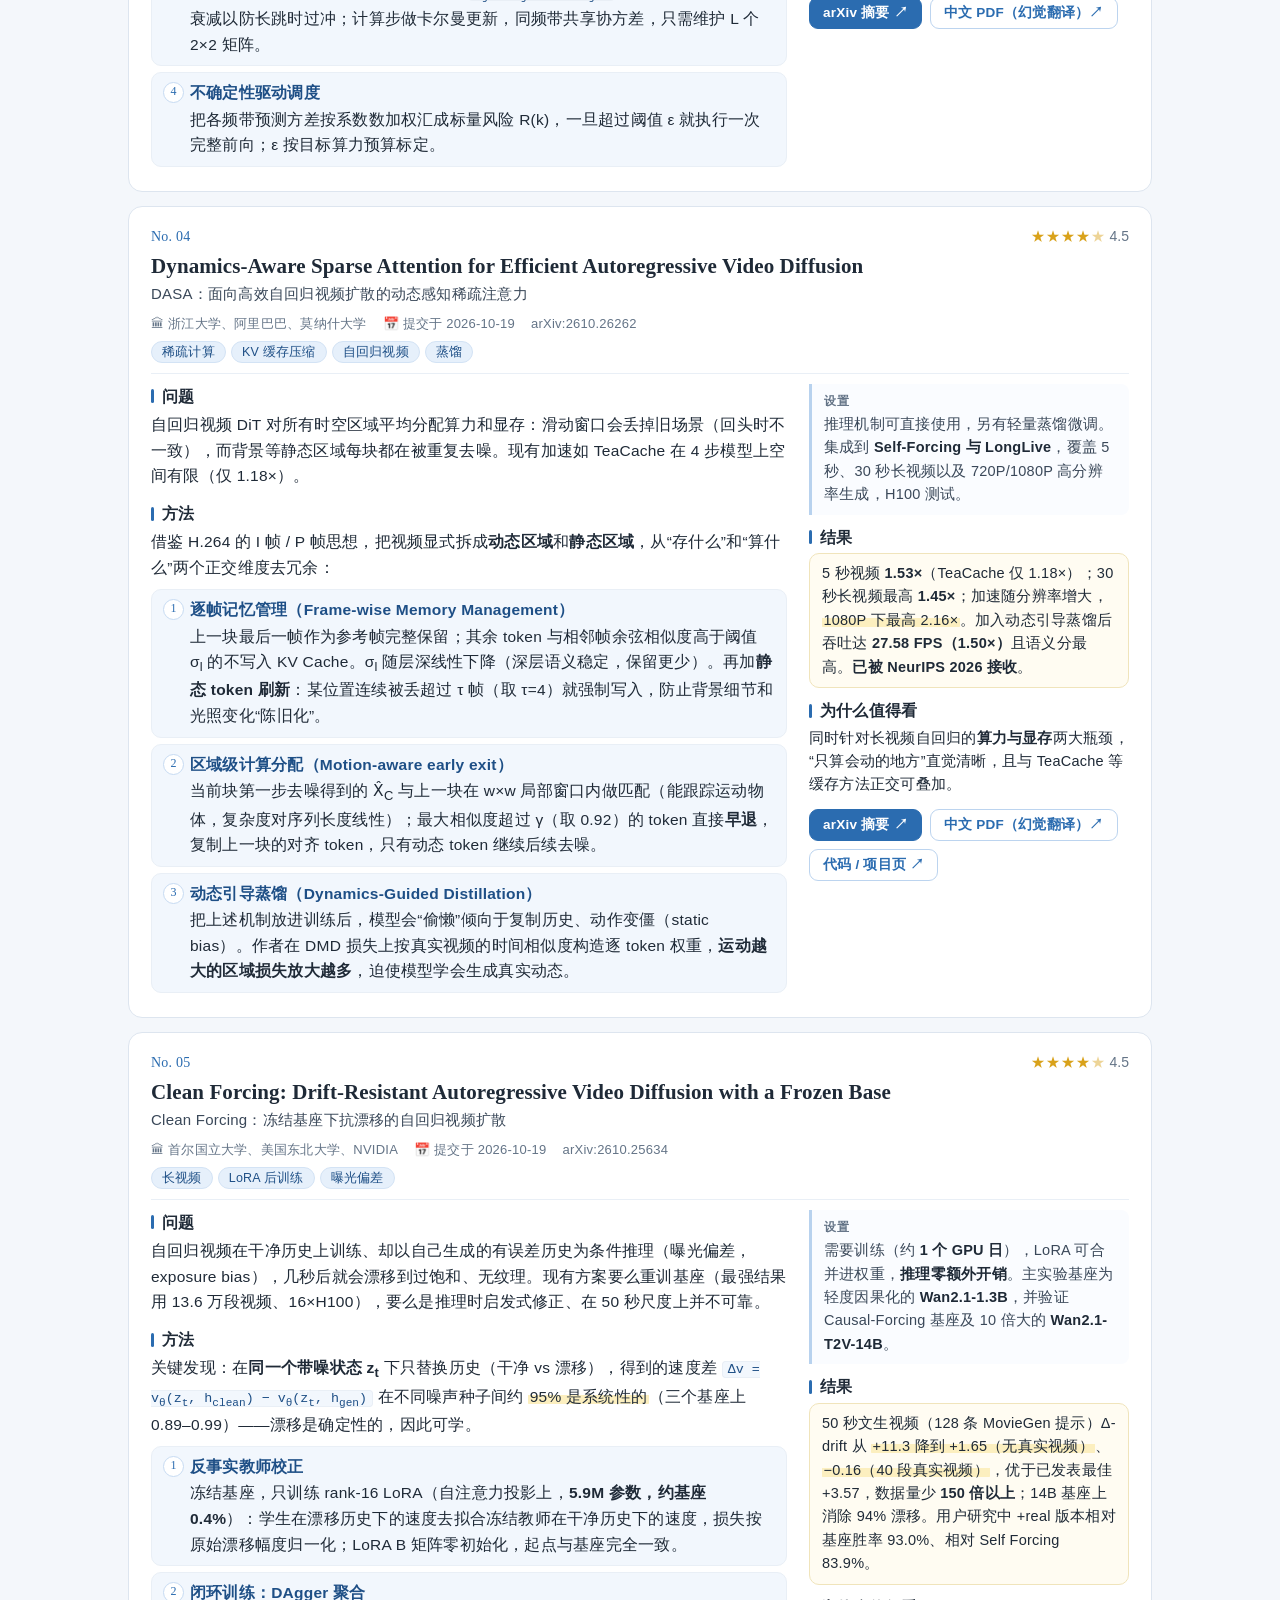
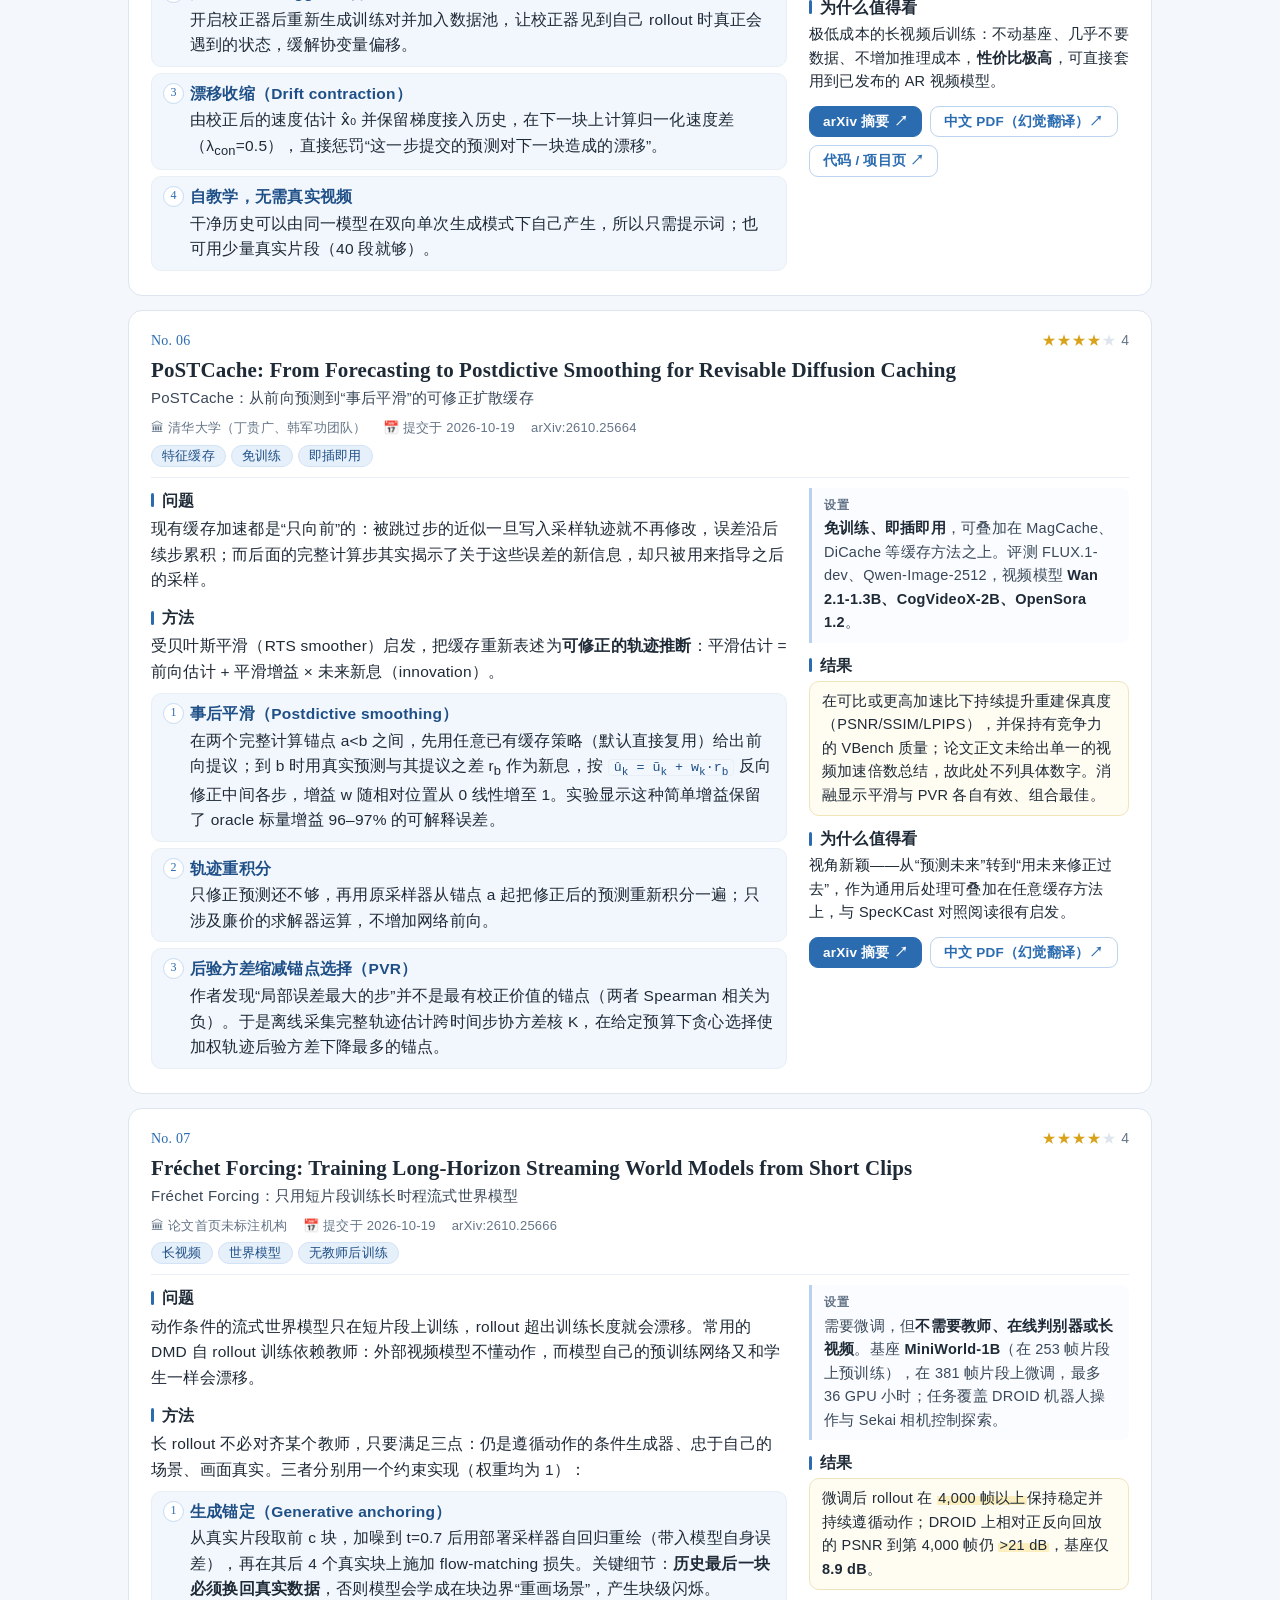
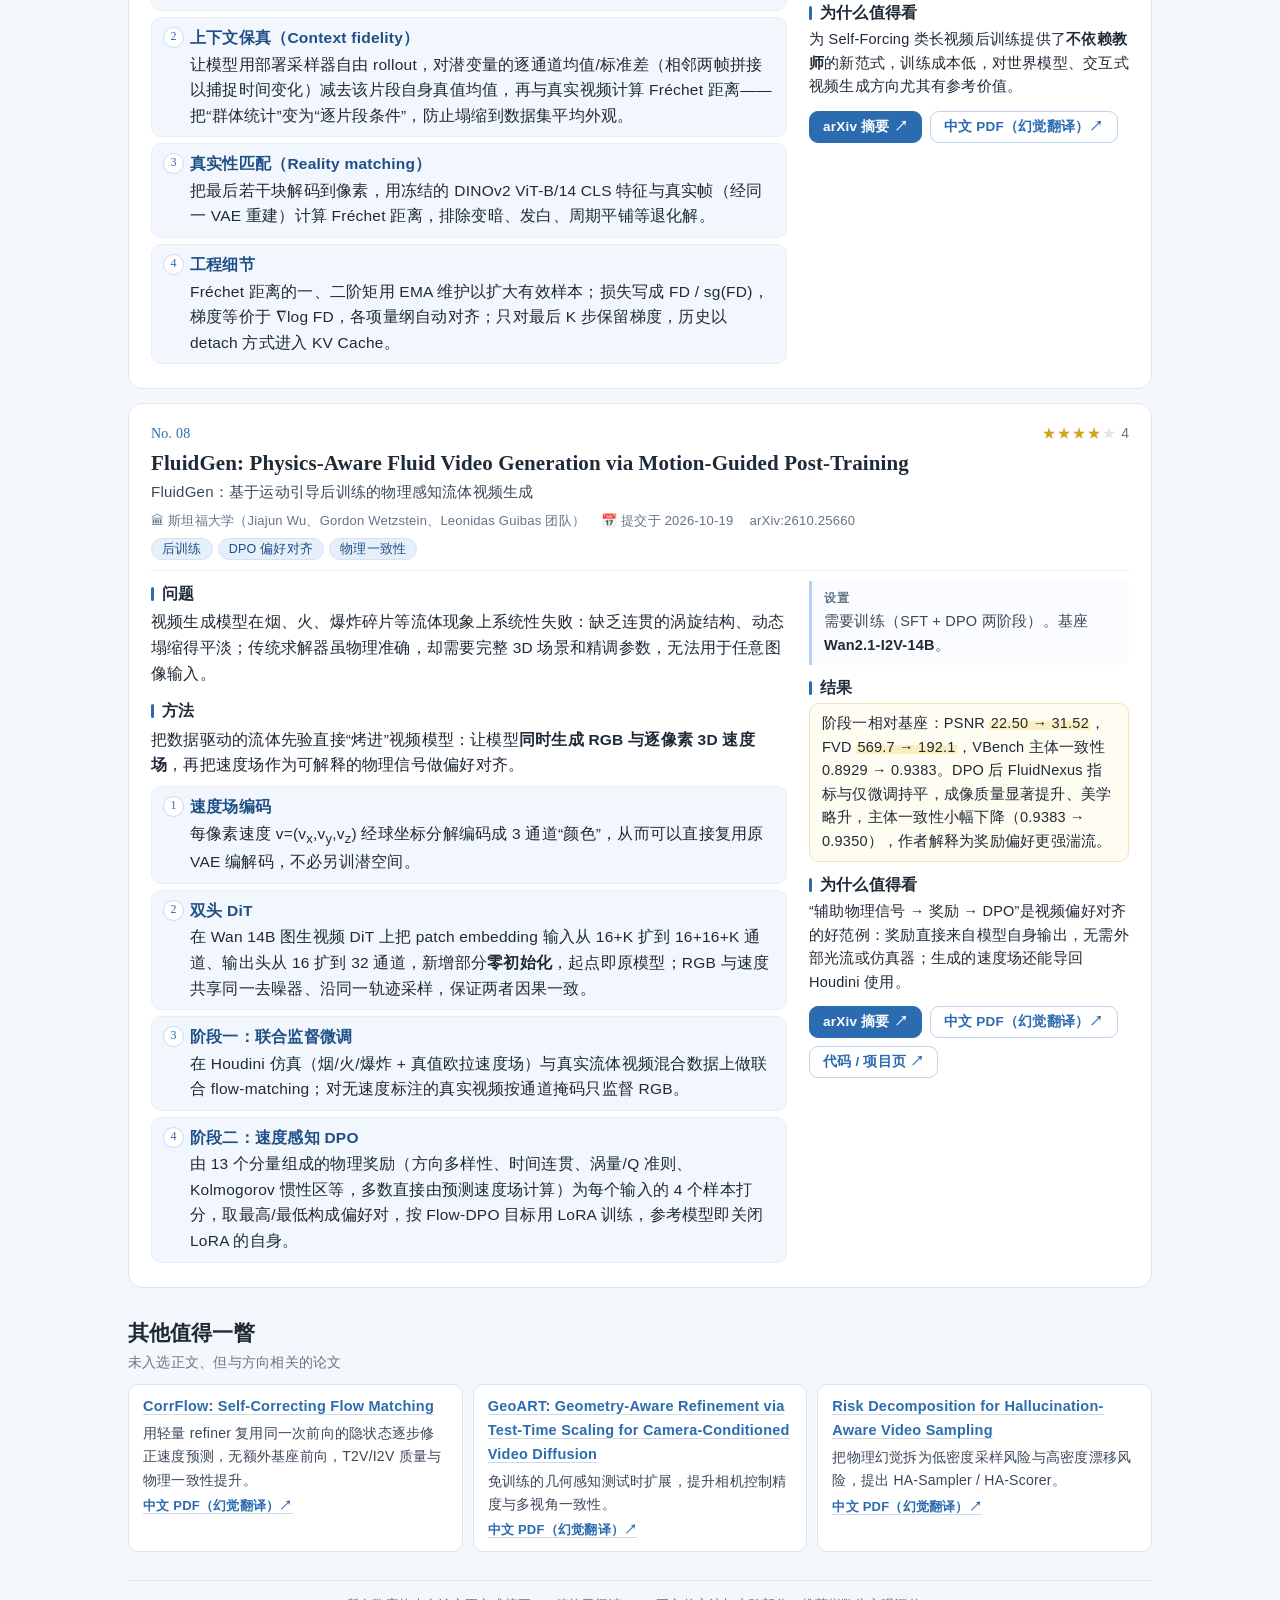
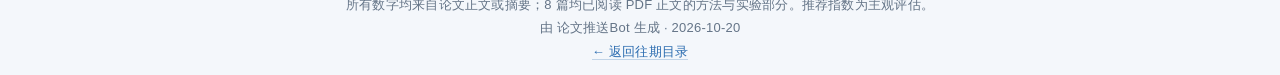
<file: digests/2026-10-20.html>
<!DOCTYPE html>
<html lang="zh-CN"><head><meta charset="utf-8"><meta name="viewport" content="width=device-width, initial-scale=1"><title>视频生成后训练 · arXiv 每日精选 · 2026-10-20</title><style>
/* 共享样式：Claude 风格（温和、克制、阅读感）+ 淡蓝色调；紧凑布局。由 scripts/*.py 内联进页面。 */
:root{
  --bg:#f4f7fb; --paper:#fbfcfe; --card:#ffffff;
  --ink:#1f2a37; --ink2:#3a4859; --muted:#647487; --faint:#94a3b4;
  --line:#dde5ef; --line2:#e9eff6;
  --blue:#2b6cb0; --blue-d:#1e4f86; --blue-l:#e6f0fb; --blue-ll:#f2f7fd;
  --mark-y:#fcefbf; --mark-b:#d8e8fa;
  --serif:"Tiempos Headline","Tiempos","Source Serif 4","Source Serif Pro",Georgia,"Noto Serif SC","Noto Serif CJK SC","Songti SC","STSong","SimSun",serif;
  --sans:-apple-system,BlinkMacSystemFont,"Segoe UI","PingFang SC","Hiragino Sans GB","Noto Sans SC","Noto Sans CJK SC","Microsoft YaHei","Helvetica Neue",Arial,sans-serif;
  --mono:"SF Mono","JetBrains Mono",Menlo,Consolas,"Noto Sans Mono CJK SC",monospace;
  --measure:46em;            /* 正文最大行宽，约 46 个汉字 */
}
*{box-sizing:border-box}
html{scroll-behavior:smooth;-webkit-text-size-adjust:100%}
body{margin:0;background:var(--bg);color:var(--ink);font-family:var(--sans);font-size:15.5px;line-height:1.65;letter-spacing:.015em;
  text-autospace:normal;text-spacing-trim:space-first;font-kerning:normal;min-height:100vh;
  background-image:radial-gradient(1400px 420px at 50% -180px,#e2edfb 0,rgba(226,237,251,0) 70%)}
p{margin:0 0 .55em} p:last-child{margin-bottom:0}
a{color:var(--blue);text-decoration:none;border-bottom:1px solid rgba(43,108,176,.25)}
a:hover{color:var(--blue-d);border-bottom-color:var(--blue-d)}
.wrap{max-width:1080px;margin:0 auto;padding:22px 28px 40px}
.topbar{display:flex;justify-content:space-between;align-items:center;font-size:13.5px;color:var(--muted);margin-bottom:18px}
.topbar a{border:none;color:var(--ink2)} .topbar a:hover{color:var(--blue)}
.brand{display:flex;align-items:center;gap:8px;font-family:var(--serif);font-size:15px;color:var(--ink2)}
.brand .dot{width:8px;height:8px;border-radius:50%;background:var(--blue);box-shadow:0 0 0 3px var(--blue-l)}
.eyebrow{display:inline-block;font-size:12px;font-weight:600;letter-spacing:.1em;text-transform:uppercase;color:var(--blue);background:var(--blue-l);border:1px solid #cfe0f4;border-radius:999px;padding:1px 11px}
h1,h2,h3,h4{font-family:var(--serif);font-weight:600;color:var(--ink);letter-spacing:.005em}
h1.title{font-size:32px;line-height:1.3;margin:10px 0 6px}
.lede{font-size:16px;color:var(--ink2);margin:0 0 12px;max-width:var(--measure)}
.facts{display:flex;flex-wrap:wrap;gap:4px 22px;font-size:13.5px;color:var(--muted);padding:8px 0;border-top:1px solid var(--line);border-bottom:1px solid var(--line)}
.facts b{color:var(--ink2);font-weight:600}
b,strong{font-weight:650;color:var(--ink)}
mark{background:linear-gradient(transparent 40%,var(--mark-y) 40%,var(--mark-y) 92%,transparent 92%);color:inherit;padding:0 .1em;border-radius:2px}
mark.blue{background:linear-gradient(transparent 40%,var(--mark-b) 40%,var(--mark-b) 92%,transparent 92%)}
code{font-family:var(--mono);font-size:.86em;letter-spacing:0;background:var(--blue-ll);border:1px solid var(--line2);border-radius:4px;padding:0 5px;color:var(--blue-d);white-space:normal;word-break:break-word}
.section-h{font-size:21px;margin:28px 0 2px}
.section-sub{color:var(--muted);font-size:13.5px;margin:0 0 10px}
/* 今日看点：两栏段落 */
.overview{background:var(--paper);border:1px solid var(--line);border-radius:12px;padding:14px 20px 16px;margin-top:16px}
.overview h2{font-size:18px;margin:0 0 6px}
.ov-cols{display:grid;grid-template-columns:1fr 1fr;gap:6px 28px}
.ov-cols p{margin:0}
/* 本期目录：两列网格 */
.toc{margin-top:12px;border:1px solid var(--line);border-radius:12px;background:var(--card);overflow:hidden}
.toc .toc-h{font-size:12px;letter-spacing:.1em;text-transform:uppercase;color:var(--muted);padding:7px 16px;border-bottom:1px solid var(--line2);background:var(--blue-ll)}
.toc ol{list-style:none;margin:0;padding:4px 6px;display:grid;grid-template-columns:1fr 1fr;column-gap:8px}
.toc li a{display:flex;gap:10px;align-items:baseline;padding:5px 10px;border:none;border-radius:8px;color:var(--ink)}
.toc li a:hover{background:var(--blue-ll)}
.toc .n{font-family:var(--serif);color:var(--blue);min-width:20px}
.toc .t{flex:1;font-weight:600}
.toc .k{font-size:12.5px;color:var(--muted);white-space:nowrap}
/* 论文卡片：主栏（问题/方法）+ 侧栏（设置/结果/为什么/链接） */
.paper{background:var(--card);border:1px solid var(--line);border-radius:14px;padding:18px 22px 18px;margin-top:14px;scroll-margin-top:12px}
.paper-top{display:flex;justify-content:space-between;align-items:center;gap:12px;font-size:13px;color:var(--muted)}
.paper-no{font-family:var(--serif);font-size:14px;color:var(--blue)}
.stars{color:#d9a21b;letter-spacing:1px;font-size:14px;white-space:nowrap} .stars .off{color:#dfe5ec} .stars .sc{color:var(--muted);letter-spacing:0;margin-left:4px}
.paper h3.en{font-size:21px;line-height:1.35;margin:4px 0 2px}
.paper .zh{font-size:15px;color:var(--ink2);margin:0 0 6px}
.meta{display:flex;flex-wrap:wrap;align-items:center;gap:4px 16px;font-size:13px;color:var(--muted);margin-bottom:4px}
.chips{display:flex;flex-wrap:wrap;gap:5px;margin:6px 0 2px}
.chip{font-size:12.5px;line-height:1.6;color:var(--blue-d);background:var(--blue-l);border:1px solid #d3e3f5;border-radius:999px;padding:0 10px}
.paper-body{display:grid;grid-template-columns:minmax(0,1fr) 320px;gap:22px;margin-top:10px;padding-top:10px;border-top:1px solid var(--line2)}
.main{max-width:var(--measure)}
.side{display:flex;flex-direction:column;gap:10px;font-size:14.5px;line-height:1.62}
.blk{margin-top:12px} .main .blk:first-child,.side .blk{margin-top:0}
.blk-h{display:flex;align-items:center;gap:8px;font-family:var(--serif);font-weight:600;font-size:15.5px;color:var(--ink);margin-bottom:3px}
.blk-h:before{content:"";width:3px;height:14px;border-radius:2px;background:var(--blue)}
.comp{list-style:none;padding:0;margin:6px 0 0;counter-reset:c}
.comp li{position:relative;padding:7px 12px 8px 38px;margin:6px 0;background:var(--blue-ll);border:1px solid var(--line2);border-radius:10px;counter-increment:c}
.comp li:before{content:counter(c);position:absolute;left:11px;top:9px;width:19px;height:19px;border-radius:50%;background:#fff;border:1px solid #c7dbf2;color:var(--blue);font-family:var(--serif);font-size:12px;line-height:17px;text-align:center}
.comp .cn{display:block;font-weight:650;color:var(--blue-d);margin-bottom:1px}
.side-h{font-size:12px;letter-spacing:.08em;color:var(--muted);font-weight:600;margin-bottom:2px}
.setup{color:var(--ink2);padding:8px 12px;border-left:3px solid #b8d2ee;background:#fafcff;border-radius:0 8px 8px 0}
.results{background:#fffcf2;border:1px solid #f0e4bb;border-radius:10px;padding:8px 12px}
.actions{display:flex;flex-wrap:wrap;gap:8px;margin-top:2px}
.btn{display:inline-flex;align-items:center;gap:6px;font-size:13.5px;font-weight:600;padding:4px 13px;border-radius:9px;border:1px solid var(--blue);background:var(--blue);color:#fff}
.btn:hover{background:var(--blue-d);border-color:var(--blue-d);color:#fff}
.btn.ghost{background:#fff;color:var(--blue);border-color:#bcd4ef}
.btn.ghost:hover{background:var(--blue-ll);color:var(--blue-d)}
.others{margin:4px 0 0;padding:0;list-style:none;display:grid;grid-template-columns:1fr 1fr 1fr;gap:10px}
.others li{padding:10px 14px;border:1px solid var(--line);border-radius:10px;background:var(--card);font-size:14.5px}
.others li a{font-weight:600}
.others .d{display:block;color:var(--ink2);font-size:14px;margin-top:3px}
footer{margin-top:28px;padding-top:12px;border-top:1px solid var(--line);font-size:13px;color:var(--muted);text-align:center;line-height:1.8}
/* 目录页 */
.issues{margin-top:6px;display:grid;grid-template-columns:1fr 1fr;gap:12px}
.issue{display:block;border:1px solid var(--line);background:var(--card);border-radius:12px;padding:14px 18px;color:var(--ink);transition:border-color .15s,background .15s}
.issue:hover{border-color:#b9d2ee;background:#fdfeff;color:var(--ink)}
.issue .d{font-family:var(--serif);font-weight:600;font-size:18px;color:var(--ink)}
.issue .m{font-size:13px;color:var(--muted);margin-top:1px}
.issue p{margin:6px 0 4px;color:var(--ink2);max-width:var(--measure)}
.issue .go{font-size:13.5px;font-weight:600;color:var(--blue)}
.issue.latest{grid-column:1/-1;border-color:#a9c8ea;background:linear-gradient(180deg,#f2f8fe,#fff 70%);padding:16px 22px}
.issue.latest .d{font-size:22px}
.badge{display:inline-block;vertical-align:middle;margin-left:10px;font-family:var(--sans);font-size:12px;font-weight:600;color:#8a6400;background:var(--mark-y);border:1px solid #f0dc95;border-radius:999px;padding:0 9px}
@media (max-width:900px){
  .paper-body{grid-template-columns:1fr;gap:12px}
  .others{grid-template-columns:1fr}
}
@media (max-width:640px){
  body{font-size:15.5px}
  .wrap{padding:16px 14px 36px}
  .topbar{margin-bottom:12px}
  h1.title{font-size:25px}
  .lede{font-size:15.5px}
  .ov-cols,.toc ol,.issues{grid-template-columns:1fr}
  .paper{padding:16px 14px;border-radius:12px}
  .paper h3.en{font-size:18.5px}
  .overview{padding:12px 14px}
  .comp li{padding:7px 10px 8px 36px}
  .toc .k{display:none}
  .issue,.issue.latest{padding:14px}
  .issue.latest .d{font-size:20px}
}
/* 顶部链接与搜索入口 */
.toplinks{display:flex;gap:16px}
.qs{display:flex;gap:8px;margin:12px 0 2px;max-width:640px}
.qs input{flex:1}
input[type=search],input[type=date],select{font:inherit;font-size:14.5px;color:var(--ink);background:#fff;border:1px solid #cddbeb;border-radius:9px;padding:5px 10px;outline:none}
input[type=search]:focus,input[type=date]:focus,select:focus{border-color:var(--blue);box-shadow:0 0 0 3px var(--blue-l)}
.sbox{position:relative;margin:10px 0 8px}
.sbox input{width:100%;font-size:16.5px;padding:10px 44px 10px 14px;border-radius:12px}
kbd{font-family:var(--mono);font-size:12px;color:var(--muted);border:1px solid var(--line);border-bottom-width:2px;border-radius:5px;padding:0 6px;background:#fff}
.sbox kbd{position:absolute;right:12px;top:50%;transform:translateY(-50%)}
.filters{border:1px solid var(--line);background:var(--paper);border-radius:12px;padding:8px 14px;display:flex;flex-direction:column;gap:6px;font-size:14px}
.frow{display:flex;flex-wrap:wrap;align-items:center;gap:6px}
.fl{font-size:12.5px;font-weight:600;color:var(--muted);letter-spacing:.06em;min-width:34px}
.muted{color:var(--muted)}
.chk{display:inline-flex;align-items:center;gap:4px;margin-left:14px;color:var(--ink2)}
.tagbtn{cursor:pointer;font:inherit;font-size:12.5px}
.tagbtn .cnt{color:var(--faint);font-size:11.5px}
.tagbtn.on{background:var(--blue);color:#fff;border-color:var(--blue)} .tagbtn.on .cnt{color:#d6e6fa}
.btn.sm{font-size:13px;padding:3px 11px}
button.btn{cursor:pointer;font-family:inherit}
.stat{font-size:13.5px;color:var(--muted);margin:12px 0 2px}
.exp{font-size:13px;color:var(--muted);margin-bottom:4px}
.hit{background:var(--card);border:1px solid var(--line);border-radius:12px;padding:12px 18px;margin-top:10px}
.hit.brief{background:var(--paper)}
.hit-top{display:flex;align-items:center;gap:10px;font-size:13px;color:var(--muted)}
.hit-top .stars{margin-left:auto}
.hit h3{font-size:18px;margin:2px 0 0;line-height:1.4}
.hit h3 a{border:none;color:var(--ink)} .hit h3 a:hover{color:var(--blue)}
.hit-en{font-family:var(--sans);font-weight:400;font-size:14.5px;color:var(--ink2)}
.hit-zh{font-size:14.5px;color:var(--ink2)}
.hit-meta{font-size:13px;color:var(--muted)}
.snip{font-size:14.5px;color:var(--ink2);margin:6px 0 0;max-width:var(--measure)}
.sf{display:inline-block;font-size:12px;font-weight:600;color:var(--blue);background:var(--blue-l);border-radius:5px;padding:0 6px;margin-right:6px}
.hit .actions{margin-top:8px}
.empty{padding:30px;text-align:center;color:var(--muted);border:1px dashed var(--line);border-radius:12px;margin-top:10px}
.others .ol{display:block;font-size:13px;margin-top:3px}
@media (max-width:640px){ .toplinks{gap:10px;font-size:13px} .chk{margin-left:0} .fl[style]{margin-left:0!important} }

</style></head><body>
<div class="wrap">
<div class="topbar"><span class="brand"><span class="dot"></span>arXiv 每日精选</span><span class="toplinks"><a href="../search.html">🔍 搜索往期论文</a><a href="../index.html">← 返回往期目录</a></span></div>
<span class="eyebrow">Video Generation · Post-Training</span>
<h1 class="title">视频生成后训练 · 每日论文精选</h1>
<p class="lede">聚焦视频生成模型的后训练：蒸馏、少步采样、缓存、稀疏注意力、量化，以及 RL / 偏好对齐与长视频生成效率。</p>
<div class="facts"><span><b>2026 年 10 月 20 日</b>（周二）</span><span>覆盖：arXiv 2026-10-20（周二）公告批次 · 论文提交于 10-19</span><span>分类：cs.CV / cs.LG / cs.MM / eess.IV</span><span>精选 <b>8</b> 篇</span></div>
<section class="overview"><h2>今日看点</h2><div class="ov-cols"><p>今天这批的主线非常清晰：<mark>自回归 / 流式视频生成的“又快又不漂”</mark>。字节 Seed 的 <b>TriTD</b> 用三部分联合蒸馏把 Wan2.1-1.3B 推到 <mark>单卡 H100 26.8 FPS</mark>；<b>DASA</b> 借鉴视频编码的思想，只在运动区域上花算力；<b>Clean Forcing</b> 与 <b>Fréchet Forcing</b> 则分别用 5.9M 参数的 LoRA 校正器和“无教师”的 Fréchet 距离约束，以极低成本压住长视频漂移。</p><p>免训练加速方面，<mark class="blue">“缓存 × 稀疏 / 预测”的组合与纠错</mark>成为新热点：<b>RECAP</b> 让稀疏注意力与两级缓存互相校正（HunyuanVideo 3.05×，已开源），<b>SpecKCast</b> 在频域用卡尔曼滤波做输出预测（视频上约 3–4×，图像最高 6×），<b>PoSTCache</b> 借用贝叶斯平滑让后面的完整计算“回头修正”被跳过的步。对齐方向则有斯坦福 <b>FluidGen</b>：把模型自己预测的速度场做成物理奖励，再做 DPO。</p></div></section>
<nav class="toc"><div class="toc-h">本期目录 · 点击跳转</div><ol>
<li><a href="#p1"><span class="n">01</span><span class="t">TriTD</span><span class="k">蒸馏 · DMD</span></a></li>
<li><a href="#p2"><span class="n">02</span><span class="t">RECAP</span><span class="k">稀疏注意力 · 特征缓存</span></a></li>
<li><a href="#p3"><span class="n">03</span><span class="t">SpecKCast</span><span class="k">特征预测/缓存 · 免训练</span></a></li>
<li><a href="#p4"><span class="n">04</span><span class="t">DASA</span><span class="k">稀疏计算 · KV 缓存压缩</span></a></li>
<li><a href="#p5"><span class="n">05</span><span class="t">Clean Forcing</span><span class="k">长视频 · LoRA 后训练</span></a></li>
<li><a href="#p6"><span class="n">06</span><span class="t">PoSTCache</span><span class="k">特征缓存 · 免训练</span></a></li>
<li><a href="#p7"><span class="n">07</span><span class="t">Fréchet Forcing</span><span class="k">长视频 · 世界模型</span></a></li>
<li><a href="#p8"><span class="n">08</span><span class="t">FluidGen</span><span class="k">后训练 · DPO 偏好对齐</span></a></li>
</ol></nav>
<article class="paper" id="p1">
<div class="paper-top"><span class="paper-no">No. 01</span><span class="stars" title="推荐指数">★★★★★<span class="off"></span><span class="sc">5</span></span></div>
<h3 class="en">TriTD: Tri-Partite Trajectory-Distribution Distillation for Real-Time Autoregressive Video Generation</h3>
<p class="zh">TriTD：面向实时自回归视频生成的“轨迹-分布”三部分联合蒸馏</p>
<div class="meta"><span>🏛 香港大学、字节跳动 Seed、清华大学</span><span>📅 提交于 2026-10-19</span><span>arXiv:2610.26165</span></div>
<div class="chips"><span class="chip">蒸馏</span><span class="chip">DMD</span><span class="chip">自回归视频</span><span class="chip">实时生成</span></div>
<div class="paper-body"><div class="main"><div class="blk"><div class="blk-h">问题</div><p>自回归（AR）视频扩散按块（chunk）生成、用 KV Cache 承接历史，但 Self-Forcing 一类蒸馏方案存在两处“训练-推理不一致”：训练时每块的退出时间步随机采样，推理时却总走完整链；而且每块去噪后还要<b>额外跑一次前向</b>（t=0）来刷新干净的 KV Cache，4 步生成实际要 5 次 NFE。</p></div>
<div class="blk"><div class="blk-h">方法</div><p>作者先给出单块误差上界 <code>e<sub>c</sub> ≤ ε + κ·|σ<sub>inf</sub>(c) − σ<sub>tr</sub>(c)| + L·e<sub>c−1</sub></code>，把误差拆成<b>基座误差 ε</b>、<b>训练-推理噪声失配</b>、<b>上游误差传播</b>三项，并推出累积误差中越靠前的块权重越大。三个模块分别针对前两项和 DMD 本身的不稳定：</p><ol class="comp"><li><span class="cn">Next-Node Trajectory Distillation（NTD）</span>ODE 初始化阶段不再让学生直接回归教师轨迹终点 x₀（L2），而是回归教师 ODE 轨迹上的<b>下一个节点</b> x<sub>t<sub>i+1</sub></sub>，并改用对离群点更鲁棒的 L1。论文证明（Lemma 2）其回归误差下界严格更低，从而压低 ε。</li><li><span class="cn">Chunk-Graded Noising（CGN）</span>两条约束：<b>Clean Start</b>（第一块训练时噪声恒为 0，与推理一致）和 <b>Sorted Noise</b>（后续各块的起始/退出时间步单调不减，模拟推理时误差沿块累积）。模型因此学会直接用“带噪”的上下文，推理时可<mark>彻底跳过每块结束后的 KV Cache 重算</mark>，4 步即 4 NFE。</li><li><span class="cn">Orthogonal-Parallel DMD（OP-DMD）</span>标准 DMD 只沿梯度方向 r = x̂<sub>real</sub> − x̂<sub>fake</sub> 提供监督，正交子空间无约束，会产生“离轴漂移”与训练震荡。OP-DMD 把学生与教师预测之差 δ 分解为平行分量和正交分量，额外加 L1 惩罚：<code>L = L<sub>DMD</sub> + λ<sub>⊥</sub>R(δ<sub>⊥</sub>) + λ<sub>∥</sub>R(α)</code>，λ<sub>∥</sub>=1e-4 ≪ λ<sub>⊥</sub>=0.01。</li></ol></div></div>
<aside class="side"><div class="setup"><div class="side-h">设置</div>需要训练（ODE 初始化 + DMD 蒸馏两阶段，CGN 贯穿始终）。基座 <b>Wan2.1-1.3B</b>（832×480，5 秒），先按 CausVid 做块因果微调；学生每块 3 帧、4 步去噪。</div>
<div class="blk"><div class="blk-h">结果</div><div class="results">VBench（MovieGen 前 128 条提示）质量分 <mark>83.59</mark>，为所有对比方法最高；单张 H100 吞吐 <mark>26.8 FPS（torch.compile）/ 22.2 FPS（不编译）</mark>，FPS 只统计扩散主干、不含 VAE 解码。仅用 4 NFE 即超过 5 NFE 的 Self-Forcing（+1.26）和 Causal-Forcing（+0.68）。</div></div>
<div class="blk"><div class="blk-h">为什么值得看</div><p>字节 Seed 出品，对 Self-Forcing / DMD 这一路自回归蒸馏做了<b>有理论支撑、可逐项消融</b>的系统改进；CGN“去掉额外前向”的技巧几乎零成本，值得直接借鉴。</p></div>
<div class="actions"><a class="btn" href="https://arxiv.org/abs/2610.26165" target="_blank" rel="noopener">arXiv 摘要 ↗</a><a class="btn ghost" href="https://hjfy.top/arxiv/2610.26165" target="_blank" rel="noopener" title="幻觉翻译中文版；尚未翻译的论文需在该站登录后自动创建翻译">中文 PDF（幻觉翻译）↗</a></div></aside></div>
</article>
<article class="paper" id="p2">
<div class="paper-top"><span class="paper-no">No. 02</span><span class="stars" title="推荐指数">★★★★<span style="opacity:.45">★</span><span class="off"></span><span class="sc">4.5</span></span></div>
<h3 class="en">RECAP: Reciprocal Sparse Attention and Hierarchical Caching for Efficient Video Diffusion</h3>
<p class="zh">RECAP：稀疏注意力与分层缓存“互惠校正”的高效视频扩散</p>
<div class="meta"><span>🏛 上海交通大学、剑桥大学（通讯作者 张宇伦）</span><span>📅 提交于 2026-10-19</span><span>arXiv:2610.26244</span></div>
<div class="chips"><span class="chip">稀疏注意力</span><span class="chip">特征缓存</span><span class="chip">免训练</span></div>
<div class="paper-body"><div class="main"><div class="blk"><div class="blk-h">问题</div><p>稀疏注意力（省单步内计算）和时间步缓存（省跨步计算）天然可以叠加，但叠加后<b>稀疏预测会成为后续缓存复用的“源”</b>，稀疏误差会被复用多步。作者实验发现：把缓存源换成稠密结果能明显降低偏差；而且相邻步的稀疏化误差<b>方向高度一致</b>——一次稠密校正可以服务多次稀疏计算。</p></div>
<div class="blk"><div class="blk-h">方法</div><p>据此构建<b>两级缓存</b>，每步在三种动作中选一：直接外推复用预测、做“带校正的稀疏计算”、或做一次稠密刷新（dense refresh）。</p><ol class="comp"><li><span class="cn">注意力级缓存：粗尾估计 + 缓存稠密残差</span>把每个 query 的 key 分成精确计算的选中块 H 和省略的尾部 T。尾部先用块均值加二阶矩修正得到粗估计（log-mass 与输出）；稠密刷新时算出真实尾部与粗估计之差 d<sub>h</sub> 并缓存，之后的稀疏步用“新鲜粗估计 + 旧残差”重建，误差只取决于残差本身的变化。</li><li><span class="cn">漂移加权（Drift-weighted refinement）</span>随着复用步数增加，旧残差会过时。用当前粗统计相对刷新时的偏移（按 query 行去中心化）计算权重 a<sub>t</sub>，自动减弱过时残差的作用，无需额外超参。</li><li><span class="cn">预测级缓存：增益拟合外推</span>用最近两次计算的预测估计变化率，<code>p̂<sub>t</sub> = p<sub>s</sub> + α<sub>s</sub>(t−s)v<sub>s</sub></code>，增益 α 用在线累积最小二乘拟合；被校正过的稀疏预测会更新这一历史，使一次稠密刷新可以支撑多次稀疏计算和其后的复用。</li><li><span class="cn">误差反馈的在线调度</span>预测误差决定“何时算”（在固定预算 B 内自适应拉长或缩短复用间隔），稠密刷新时的校验误差决定“是否需要稠密算”，无需离线搜索调度表。</li></ol></div></div>
<aside class="side"><div class="setup"><div class="side-h">设置</div><b>免训练</b>，配合 FlashAttention-2、Block-Sparse Attention 与自定义 Triton 内核。评测 <b>CogVideoX-1.5-5B、HunyuanVideo-13B、Wan2.1-1.3B</b>（均 50 步），附录扩展到 FLUX.1-dev。</div>
<div class="blk"><div class="blk-h">结果</div><div class="results">HunyuanVideo 720p、5 秒生成上 <mark>3.05× 加速</mark>，保真度和速度均优于所有测试的“稀疏 + 缓存”直接组合（SVOO/DFSAttn × TeaCache/LeMiCa/NaviCache）。常规加速区间：RECAP-Quality 相对最强单一基线 PSNR <b>+3.74 dB（CogVideoX-1.5）/ +1.42 dB（HunyuanVideo）</b>；RECAP-Speed 加速 <b>1.75× / 2.14×</b>。</div></div>
<div class="blk"><div class="blk-h">为什么值得看</div><p>“稀疏 × 缓存”如何正确组合是工程落地的真问题；本文给出的是有实验动机、可即插即用的方案，<b>代码已开源</b>。</p></div>
<div class="actions"><a class="btn" href="https://arxiv.org/abs/2610.26244" target="_blank" rel="noopener">arXiv 摘要 ↗</a><a class="btn ghost" href="https://hjfy.top/arxiv/2610.26244" target="_blank" rel="noopener" title="幻觉翻译中文版；尚未翻译的论文需在该站登录后自动创建翻译">中文 PDF（幻觉翻译）↗</a><a class="btn ghost" href="https://github.com/lyraxtg/RECAP" target="_blank" rel="noopener">代码 / 项目页 ↗</a></div></aside></div>
</article>
<article class="paper" id="p3">
<div class="paper-top"><span class="paper-no">No. 03</span><span class="stars" title="推荐指数">★★★★<span style="opacity:.45">★</span><span class="off"></span><span class="sc">4.5</span></span></div>
<h3 class="en">SpecKCast: Spectral Kalman Forecasting for Diffusion Acceleration</h3>
<p class="zh">SpecKCast：基于频谱卡尔曼预测的扩散加速</p>
<div class="meta"><span>🏛 多伦多大学、Vector Institute、三星多伦多 AI 中心</span><span>📅 提交于 2026-10-19</span><span>arXiv:2610.26837</span></div>
<div class="chips"><span class="chip">特征预测/缓存</span><span class="chip">免训练</span><span class="chip">DiT 加速</span></div>
<div class="paper-body"><div class="main"><div class="blk"><div class="blk-h">问题</div><p>TaylorSeer、Spectrum 等“特征预测（forecasting）”方法把输出当作一个整体、用统一规则外推，并以步序号作时间轴。但作者观察到：<b>低频成分在前几步剧烈变化后趋稳，高频成分则在后期才快速演化</b>；且每步实际去噪量并不均匀——跳得越多误差越大。</p></div>
<div class="blk"><div class="blk-h">方法</div><p>直接预测采样器消费的<b>最终速度输出</b>（而非中间特征），在频域对每个系数单独建模，并用不确定性决定何时真正调用 Transformer：</p><ol class="comp"><li><span class="cn">空间频率分解</span>对输出 Y<sub>j</sub> 逐通道做正交 2D DCT，按半径把频率平面分为 L=7 个频带；每个 DCT 系数是一个独立的时间信号，跳过的步上预测出 Ẑ<sub>j</sub> 后再做 IDCT 交给采样器。</li><li><span class="cn">分频带的去噪时间坐标</span>时间轴不用步序号，而用噪声调度的对数信噪比 λ<sub>j</sub>，并按各频带校准的信号功率做非线性扭曲、再缩放到 [−1,1]，使坐标在该频带“活跃”时走得快、稳定时走得慢。</li><li><span class="cn">卡尔曼滤波跟踪</span>每个系数状态为（值 m，导数 ν），按 <code>m<sub>j</sub> = m<sub>j−1</sub> + Δ·ν<sub>j−1</sub></code> 推进，导数以 e<sup>−Δ/τ</sup> 衰减以防长跳时过冲；计算步做卡尔曼更新，同频带共享协方差，只需维护 L 个 2×2 矩阵。</li><li><span class="cn">不确定性驱动调度</span>把各频带预测方差按系数数加权汇成标量风险 R(k)，一旦超过阈值 ε 就执行一次完整前向；ε 按目标算力预算标定。</li></ol></div></div>
<aside class="side"><div class="setup"><div class="side-h">设置</div><b>免训练</b>、即插即用，额外显存 &lt;0.05 GiB。评测 FLUX.1-dev、Qwen-Image 与视频模型 <b>Wan2.1-14B、HunyuanVideo</b>，以 50 步为参考，H100 上测试。</div>
<div class="blk"><div class="blk-h">结果</div><div class="results">HunyuanVideo 14-NFE 预算下比最强基线 SeaCache <mark>PSNR 高 2.1 dB</mark>，速度 <mark>3.33×</mark>（SeaCache 2.57×）；Wan2.1-14B 各预算下 VBench Quality 均为最佳，14-NFE 时与原模型差距在 0.25 分以内。图像上最高 <b>5.54×（FLUX）/ 6.00×（Qwen-Image）</b>，分别比最强基线高 1.1 / 2.0 dB。</div></div>
<div class="blk"><div class="blk-h">为什么值得看</div><p>把“特征外推”升级为<b>频域 + 不确定性驱动的自适应计算</b>，思路优雅、开销极小，对任何 DiT 视频模型都可直接尝试。</p></div>
<div class="actions"><a class="btn" href="https://arxiv.org/abs/2610.26837" target="_blank" rel="noopener">arXiv 摘要 ↗</a><a class="btn ghost" href="https://hjfy.top/arxiv/2610.26837" target="_blank" rel="noopener" title="幻觉翻译中文版；尚未翻译的论文需在该站登录后自动创建翻译">中文 PDF（幻觉翻译）↗</a></div></aside></div>
</article>
<article class="paper" id="p4">
<div class="paper-top"><span class="paper-no">No. 04</span><span class="stars" title="推荐指数">★★★★<span style="opacity:.45">★</span><span class="off"></span><span class="sc">4.5</span></span></div>
<h3 class="en">Dynamics-Aware Sparse Attention for Efficient Autoregressive Video Diffusion</h3>
<p class="zh">DASA：面向高效自回归视频扩散的动态感知稀疏注意力</p>
<div class="meta"><span>🏛 浙江大学、阿里巴巴、莫纳什大学</span><span>📅 提交于 2026-10-19</span><span>arXiv:2610.26262</span></div>
<div class="chips"><span class="chip">稀疏计算</span><span class="chip">KV 缓存压缩</span><span class="chip">自回归视频</span><span class="chip">蒸馏</span></div>
<div class="paper-body"><div class="main"><div class="blk"><div class="blk-h">问题</div><p>自回归视频 DiT 对所有时空区域平均分配算力和显存：滑动窗口会丢掉旧场景（回头时不一致），而背景等静态区域每块都在被重复去噪。现有加速如 TeaCache 在 4 步模型上空间有限（仅 1.18×）。</p></div>
<div class="blk"><div class="blk-h">方法</div><p>借鉴 H.264 的 I 帧 / P 帧思想，把视频显式拆成<b>动态区域</b>和<b>静态区域</b>，从“存什么”和“算什么”两个正交维度去冗余：</p><ol class="comp"><li><span class="cn">逐帧记忆管理（Frame-wise Memory Management）</span>上一块最后一帧作为参考帧完整保留；其余 token 与相邻帧余弦相似度高于阈值 σ<sub>l</sub> 的不写入 KV Cache。σ<sub>l</sub> 随层深线性下降（深层语义稳定，保留更少）。再加<b>静态 token 刷新</b>：某位置连续被丢超过 τ 帧（取 τ=4）就强制写入，防止背景细节和光照变化“陈旧化”。</li><li><span class="cn">区域级计算分配（Motion-aware early exit）</span>当前块第一步去噪得到的 X̂<sub>C</sub> 与上一块在 w×w 局部窗口内做匹配（能跟踪运动物体，复杂度对序列长度线性）；最大相似度超过 γ（取 0.92）的 token 直接<b>早退</b>，复制上一块的对齐 token，只有动态 token 继续后续去噪。</li><li><span class="cn">动态引导蒸馏（Dynamics-Guided Distillation）</span>把上述机制放进训练后，模型会“偷懒”倾向于复制历史、动作变僵（static bias）。作者在 DMD 损失上按真实视频的时间相似度构造逐 token 权重，<b>运动越大的区域损失放大越多</b>，迫使模型学会生成真实动态。</li></ol></div></div>
<aside class="side"><div class="setup"><div class="side-h">设置</div>推理机制可直接使用，另有轻量蒸馏微调。集成到 <b>Self-Forcing 与 LongLive</b>，覆盖 5 秒、30 秒长视频以及 720P/1080P 高分辨率生成，H100 测试。</div>
<div class="blk"><div class="blk-h">结果</div><div class="results">5 秒视频 <b>1.53×</b>（TeaCache 仅 1.18×）；30 秒长视频最高 <b>1.45×</b>；加速随分辨率增大，<mark>1080P 下最高 2.16×</mark>。加入动态引导蒸馏后吞吐达 <b>27.58 FPS（1.50×）</b>且语义分最高。<b>已被 NeurIPS 2026 接收</b>。</div></div>
<div class="blk"><div class="blk-h">为什么值得看</div><p>同时针对长视频自回归的<b>算力与显存</b>两大瓶颈，“只算会动的地方”直觉清晰，且与 TeaCache 等缓存方法正交可叠加。</p></div>
<div class="actions"><a class="btn" href="https://arxiv.org/abs/2610.26262" target="_blank" rel="noopener">arXiv 摘要 ↗</a><a class="btn ghost" href="https://hjfy.top/arxiv/2610.26262" target="_blank" rel="noopener" title="幻觉翻译中文版；尚未翻译的论文需在该站登录后自动创建翻译">中文 PDF（幻觉翻译）↗</a><a class="btn ghost" href="https://yuanyu0.github.io/DASA/" target="_blank" rel="noopener">代码 / 项目页 ↗</a></div></aside></div>
</article>
<article class="paper" id="p5">
<div class="paper-top"><span class="paper-no">No. 05</span><span class="stars" title="推荐指数">★★★★<span style="opacity:.45">★</span><span class="off"></span><span class="sc">4.5</span></span></div>
<h3 class="en">Clean Forcing: Drift-Resistant Autoregressive Video Diffusion with a Frozen Base</h3>
<p class="zh">Clean Forcing：冻结基座下抗漂移的自回归视频扩散</p>
<div class="meta"><span>🏛 首尔国立大学、美国东北大学、NVIDIA</span><span>📅 提交于 2026-10-19</span><span>arXiv:2610.25634</span></div>
<div class="chips"><span class="chip">长视频</span><span class="chip">LoRA 后训练</span><span class="chip">曝光偏差</span></div>
<div class="paper-body"><div class="main"><div class="blk"><div class="blk-h">问题</div><p>自回归视频在干净历史上训练、却以自己生成的有误差历史为条件推理（曝光偏差，exposure bias），几秒后就会漂移到过饱和、无纹理。现有方案要么重训基座（最强结果用 13.6 万段视频、16×H100），要么是推理时启发式修正、在 50 秒尺度上并不可靠。</p></div>
<div class="blk"><div class="blk-h">方法</div><p>关键发现：在<b>同一个带噪状态 z<sub>t</sub></b> 下只替换历史（干净 vs 漂移），得到的速度差 <code>Δv = v<sub>θ</sub>(z<sub>t</sub>, h<sub>clean</sub>) − v<sub>θ</sub>(z<sub>t</sub>, h<sub>gen</sub>)</code> 在不同噪声种子间约 <mark>95% 是系统性的</mark>（三个基座上 0.89–0.99）——漂移是确定性的，因此可学。</p><ol class="comp"><li><span class="cn">反事实教师校正</span>冻结基座，只训练 rank-16 LoRA（自注意力投影上，<b>5.9M 参数，约基座 0.4%</b>）：学生在漂移历史下的速度去拟合冻结教师在干净历史下的速度，损失按原始漂移幅度归一化；LoRA B 矩阵零初始化，起点与基座完全一致。</li><li><span class="cn">闭环训练：DAgger 聚合</span>开启校正器后重新生成训练对并加入数据池，让校正器见到自己 rollout 时真正会遇到的状态，缓解协变量偏移。</li><li><span class="cn">漂移收缩（Drift contraction）</span>由校正后的速度估计 x̂₀ 并保留梯度接入历史，在下一块上计算归一化速度差（λ<sub>con</sub>=0.5），直接惩罚“这一步提交的预测对下一块造成的漂移”。</li><li><span class="cn">自教学，无需真实视频</span>干净历史可以由同一模型在双向单次生成模式下自己产生，所以只需提示词；也可用少量真实片段（40 段就够）。</li></ol></div></div>
<aside class="side"><div class="setup"><div class="side-h">设置</div>需要训练（约 <b>1 个 GPU 日</b>），LoRA 可合并进权重，<b>推理零额外开销</b>。主实验基座为轻度因果化的 <b>Wan2.1-1.3B</b>，并验证 Causal-Forcing 基座及 10 倍大的 <b>Wan2.1-T2V-14B</b>。</div>
<div class="blk"><div class="blk-h">结果</div><div class="results">50 秒文生视频（128 条 MovieGen 提示）Δ-drift 从 <mark>+11.3 降到 +1.65（无真实视频）</mark>、<mark>−0.16（40 段真实视频）</mark>，优于已发表最佳 +3.57，数据量少 <b>150 倍以上</b>；14B 基座上消除 94% 漂移。用户研究中 +real 版本相对基座胜率 93.0%、相对 Self Forcing 83.9%。</div></div>
<div class="blk"><div class="blk-h">为什么值得看</div><p>极低成本的长视频后训练：不动基座、几乎不要数据、不增加推理成本，<b>性价比极高</b>，可直接套用到已发布的 AR 视频模型。</p></div>
<div class="actions"><a class="btn" href="https://arxiv.org/abs/2610.25634" target="_blank" rel="noopener">arXiv 摘要 ↗</a><a class="btn ghost" href="https://hjfy.top/arxiv/2610.25634" target="_blank" rel="noopener" title="幻觉翻译中文版；尚未翻译的论文需在该站登录后自动创建翻译">中文 PDF（幻觉翻译）↗</a><a class="btn ghost" href="https://clean-forcing.github.io/" target="_blank" rel="noopener">代码 / 项目页 ↗</a></div></aside></div>
</article>
<article class="paper" id="p6">
<div class="paper-top"><span class="paper-no">No. 06</span><span class="stars" title="推荐指数">★★★★<span class="off">★</span><span class="sc">4</span></span></div>
<h3 class="en">PoSTCache: From Forecasting to Postdictive Smoothing for Revisable Diffusion Caching</h3>
<p class="zh">PoSTCache：从前向预测到“事后平滑”的可修正扩散缓存</p>
<div class="meta"><span>🏛 清华大学（丁贵广、韩军功团队）</span><span>📅 提交于 2026-10-19</span><span>arXiv:2610.25664</span></div>
<div class="chips"><span class="chip">特征缓存</span><span class="chip">免训练</span><span class="chip">即插即用</span></div>
<div class="paper-body"><div class="main"><div class="blk"><div class="blk-h">问题</div><p>现有缓存加速都是“只向前”的：被跳过步的近似一旦写入采样轨迹就不再修改，误差沿后续步累积；而后面的完整计算步其实揭示了关于这些误差的新信息，却只被用来指导之后的采样。</p></div>
<div class="blk"><div class="blk-h">方法</div><p>受贝叶斯平滑（RTS smoother）启发，把缓存重新表述为<b>可修正的轨迹推断</b>：平滑估计 = 前向估计 + 平滑增益 × 未来新息（innovation）。</p><ol class="comp"><li><span class="cn">事后平滑（Postdictive smoothing）</span>在两个完整计算锚点 a&lt;b 之间，先用任意已有缓存策略（默认直接复用）给出前向提议；到 b 时用真实预测与其提议之差 r<sub>b</sub> 作为新息，按 <code>û<sub>k</sub> = ũ<sub>k</sub> + w<sub>k</sub>·r<sub>b</sub></code> 反向修正中间各步，增益 w 随相对位置从 0 线性增至 1。实验显示这种简单增益保留了 oracle 标量增益 96–97% 的可解释误差。</li><li><span class="cn">轨迹重积分</span>只修正预测还不够，再用原采样器从锚点 a 起把修正后的预测重新积分一遍；只涉及廉价的求解器运算，不增加网络前向。</li><li><span class="cn">后验方差缩减锚点选择（PVR）</span>作者发现“局部误差最大的步”并不是最有校正价值的锚点（两者 Spearman 相关为负）。于是离线采集完整轨迹估计跨时间步协方差核 K，在给定预算下贪心选择使加权轨迹后验方差下降最多的锚点。</li></ol></div></div>
<aside class="side"><div class="setup"><div class="side-h">设置</div><b>免训练、即插即用</b>，可叠加在 MagCache、DiCache 等缓存方法之上。评测 FLUX.1-dev、Qwen-Image-2512，视频模型 <b>Wan 2.1-1.3B、CogVideoX-2B、OpenSora 1.2</b>。</div>
<div class="blk"><div class="blk-h">结果</div><div class="results">在可比或更高加速比下持续提升重建保真度（PSNR/SSIM/LPIPS），并保持有竞争力的 VBench 质量；论文正文未给出单一的视频加速倍数总结，故此处不列具体数字。消融显示平滑与 PVR 各自有效、组合最佳。</div></div>
<div class="blk"><div class="blk-h">为什么值得看</div><p>视角新颖——从“预测未来”转到“用未来修正过去”，作为通用后处理可叠加在任意缓存方法上，与 SpecKCast 对照阅读很有启发。</p></div>
<div class="actions"><a class="btn" href="https://arxiv.org/abs/2610.25664" target="_blank" rel="noopener">arXiv 摘要 ↗</a><a class="btn ghost" href="https://hjfy.top/arxiv/2610.25664" target="_blank" rel="noopener" title="幻觉翻译中文版；尚未翻译的论文需在该站登录后自动创建翻译">中文 PDF（幻觉翻译）↗</a></div></aside></div>
</article>
<article class="paper" id="p7">
<div class="paper-top"><span class="paper-no">No. 07</span><span class="stars" title="推荐指数">★★★★<span class="off">★</span><span class="sc">4</span></span></div>
<h3 class="en">Fréchet Forcing: Training Long-Horizon Streaming World Models from Short Clips</h3>
<p class="zh">Fréchet Forcing：只用短片段训练长时程流式世界模型</p>
<div class="meta"><span>🏛 论文首页未标注机构</span><span>📅 提交于 2026-10-19</span><span>arXiv:2610.25666</span></div>
<div class="chips"><span class="chip">长视频</span><span class="chip">世界模型</span><span class="chip">无教师后训练</span></div>
<div class="paper-body"><div class="main"><div class="blk"><div class="blk-h">问题</div><p>动作条件的流式世界模型只在短片段上训练，rollout 超出训练长度就会漂移。常用的 DMD 自 rollout 训练依赖教师：外部视频模型不懂动作，而模型自己的预训练网络又和学生一样会漂移。</p></div>
<div class="blk"><div class="blk-h">方法</div><p>长 rollout 不必对齐某个教师，只要满足三点：仍是遵循动作的条件生成器、忠于自己的场景、画面真实。三者分别用一个约束实现（权重均为 1）：</p><ol class="comp"><li><span class="cn">生成锚定（Generative anchoring）</span>从真实片段取前 c 块，加噪到 t=0.7 后用部署采样器自回归重绘（带入模型自身误差），再在其后 4 个真实块上施加 flow-matching 损失。关键细节：<b>历史最后一块必须换回真实数据</b>，否则模型会学成在块边界“重画场景”，产生块级闪烁。</li><li><span class="cn">上下文保真（Context fidelity）</span>让模型用部署采样器自由 rollout，对潜变量的逐通道均值/标准差（相邻两帧拼接以捕捉时间变化）减去该片段自身真值均值，再与真实视频计算 Fréchet 距离——把“群体统计”变为“逐片段条件”，防止塌缩到数据集平均外观。</li><li><span class="cn">真实性匹配（Reality matching）</span>把最后若干块解码到像素，用冻结的 DINOv2 ViT-B/14 CLS 特征与真实帧（经同一 VAE 重建）计算 Fréchet 距离，排除变暗、发白、周期平铺等退化解。</li><li><span class="cn">工程细节</span>Fréchet 距离的一、二阶矩用 EMA 维护以扩大有效样本；损失写成 FD / sg(FD)，梯度等价于 ∇log FD，各项量纲自动对齐；只对最后 K 步保留梯度，历史以 detach 方式进入 KV Cache。</li></ol></div></div>
<aside class="side"><div class="setup"><div class="side-h">设置</div>需要微调，但<b>不需要教师、在线判别器或长视频</b>。基座 <b>MiniWorld-1B</b>（在 253 帧片段上预训练），在 381 帧片段上微调，最多 36 GPU 小时；任务覆盖 DROID 机器人操作与 Sekai 相机控制探索。</div>
<div class="blk"><div class="blk-h">结果</div><div class="results">微调后 rollout 在 <mark>4,000 帧以上</mark>保持稳定并持续遵循动作；DROID 上相对正反向回放的 PSNR 到第 4,000 帧仍 <mark>&gt;21 dB</mark>，基座仅 <b>8.9 dB</b>。</div></div>
<div class="blk"><div class="blk-h">为什么值得看</div><p>为 Self-Forcing 类长视频后训练提供了<b>不依赖教师</b>的新范式，训练成本低，对世界模型、交互式视频生成方向尤其有参考价值。</p></div>
<div class="actions"><a class="btn" href="https://arxiv.org/abs/2610.25666" target="_blank" rel="noopener">arXiv 摘要 ↗</a><a class="btn ghost" href="https://hjfy.top/arxiv/2610.25666" target="_blank" rel="noopener" title="幻觉翻译中文版；尚未翻译的论文需在该站登录后自动创建翻译">中文 PDF（幻觉翻译）↗</a></div></aside></div>
</article>
<article class="paper" id="p8">
<div class="paper-top"><span class="paper-no">No. 08</span><span class="stars" title="推荐指数">★★★★<span class="off">★</span><span class="sc">4</span></span></div>
<h3 class="en">FluidGen: Physics-Aware Fluid Video Generation via Motion-Guided Post-Training</h3>
<p class="zh">FluidGen：基于运动引导后训练的物理感知流体视频生成</p>
<div class="meta"><span>🏛 斯坦福大学（Jiajun Wu、Gordon Wetzstein、Leonidas Guibas 团队）</span><span>📅 提交于 2026-10-19</span><span>arXiv:2610.25660</span></div>
<div class="chips"><span class="chip">后训练</span><span class="chip">DPO 偏好对齐</span><span class="chip">物理一致性</span></div>
<div class="paper-body"><div class="main"><div class="blk"><div class="blk-h">问题</div><p>视频生成模型在烟、火、爆炸碎片等流体现象上系统性失败：缺乏连贯的涡旋结构、动态塌缩得平淡；传统求解器虽物理准确，却需要完整 3D 场景和精调参数，无法用于任意图像输入。</p></div>
<div class="blk"><div class="blk-h">方法</div><p>把数据驱动的流体先验直接“烤进”视频模型：让模型<b>同时生成 RGB 与逐像素 3D 速度场</b>，再把速度场作为可解释的物理信号做偏好对齐。</p><ol class="comp"><li><span class="cn">速度场编码</span>每像素速度 v=(v<sub>x</sub>,v<sub>y</sub>,v<sub>z</sub>) 经球坐标分解编码成 3 通道“颜色”，从而可以直接复用原 VAE 编解码，不必另训潜空间。</li><li><span class="cn">双头 DiT</span>在 Wan 14B 图生视频 DiT 上把 patch embedding 输入从 16+K 扩到 16+16+K 通道、输出头从 16 扩到 32 通道，新增部分<b>零初始化</b>，起点即原模型；RGB 与速度共享同一去噪器、沿同一轨迹采样，保证两者因果一致。</li><li><span class="cn">阶段一：联合监督微调</span>在 Houdini 仿真（烟/火/爆炸 + 真值欧拉速度场）与真实流体视频混合数据上做联合 flow-matching；对无速度标注的真实视频按通道掩码只监督 RGB。</li><li><span class="cn">阶段二：速度感知 DPO</span>由 13 个分量组成的物理奖励（方向多样性、时间连贯、涡量/Q 准则、Kolmogorov 惯性区等，多数直接由预测速度场计算）为每个输入的 4 个样本打分，取最高/最低构成偏好对，按 Flow-DPO 目标用 LoRA 训练，参考模型即关闭 LoRA 的自身。</li></ol></div></div>
<aside class="side"><div class="setup"><div class="side-h">设置</div>需要训练（SFT + DPO 两阶段）。基座 <b>Wan2.1-I2V-14B</b>。</div>
<div class="blk"><div class="blk-h">结果</div><div class="results">阶段一相对基座：PSNR <mark>22.50 → 31.52</mark>，FVD <mark>569.7 → 192.1</mark>，VBench 主体一致性 0.8929 → 0.9383。DPO 后 FluidNexus 指标与仅微调持平，成像质量显著提升、美学略升，主体一致性小幅下降（0.9383 → 0.9350），作者解释为奖励偏好更强湍流。</div></div>
<div class="blk"><div class="blk-h">为什么值得看</div><p>“辅助物理信号 → 奖励 → DPO”是视频偏好对齐的好范例：奖励直接来自模型自身输出，无需外部光流或仿真器；生成的速度场还能导回 Houdini 使用。</p></div>
<div class="actions"><a class="btn" href="https://arxiv.org/abs/2610.25660" target="_blank" rel="noopener">arXiv 摘要 ↗</a><a class="btn ghost" href="https://hjfy.top/arxiv/2610.25660" target="_blank" rel="noopener" title="幻觉翻译中文版；尚未翻译的论文需在该站登录后自动创建翻译">中文 PDF（幻觉翻译）↗</a><a class="btn ghost" href="https://y-zheng18.github.io/FluidGen/" target="_blank" rel="noopener">代码 / 项目页 ↗</a></div></aside></div>
</article>
<h2 class="section-h" id="others">其他值得一瞥</h2><p class="section-sub">未入选正文、但与方向相关的论文</p><ul class="others">
<li><a href="https://arxiv.org/abs/2610.24750" target="_blank" rel="noopener">CorrFlow: Self-Correcting Flow Matching</a><span class="d">用轻量 refiner 复用同一次前向的隐状态逐步修正速度预测，无额外基座前向，T2V/I2V 质量与物理一致性提升。</span><span class="ol"><a href="https://hjfy.top/arxiv/2610.24750" target="_blank" rel="noopener">中文 PDF（幻觉翻译）↗</a></span></li>
<li><a href="https://arxiv.org/abs/2610.25273" target="_blank" rel="noopener">GeoART: Geometry-Aware Refinement via Test-Time Scaling for Camera-Conditioned Video Diffusion</a><span class="d">免训练的几何感知测试时扩展，提升相机控制精度与多视角一致性。</span><span class="ol"><a href="https://hjfy.top/arxiv/2610.25273" target="_blank" rel="noopener">中文 PDF（幻觉翻译）↗</a></span></li>
<li><a href="https://arxiv.org/abs/2610.26069" target="_blank" rel="noopener">Risk Decomposition for Hallucination-Aware Video Sampling</a><span class="d">把物理幻觉拆为低密度采样风险与高密度漂移风险，提出 HA-Sampler / HA-Scorer。</span><span class="ol"><a href="https://hjfy.top/arxiv/2610.26069" target="_blank" rel="noopener">中文 PDF（幻觉翻译）↗</a></span></li>
</ul>
<footer>所有数字均来自论文正文或摘要；8 篇均已阅读 PDF 正文的方法与实验部分。推荐指数为主观评估。<br>由 论文推送Bot 生成 · 2026-10-20<br><a href="../index.html">← 返回往期目录</a></footer></div></body></html>
</file>
